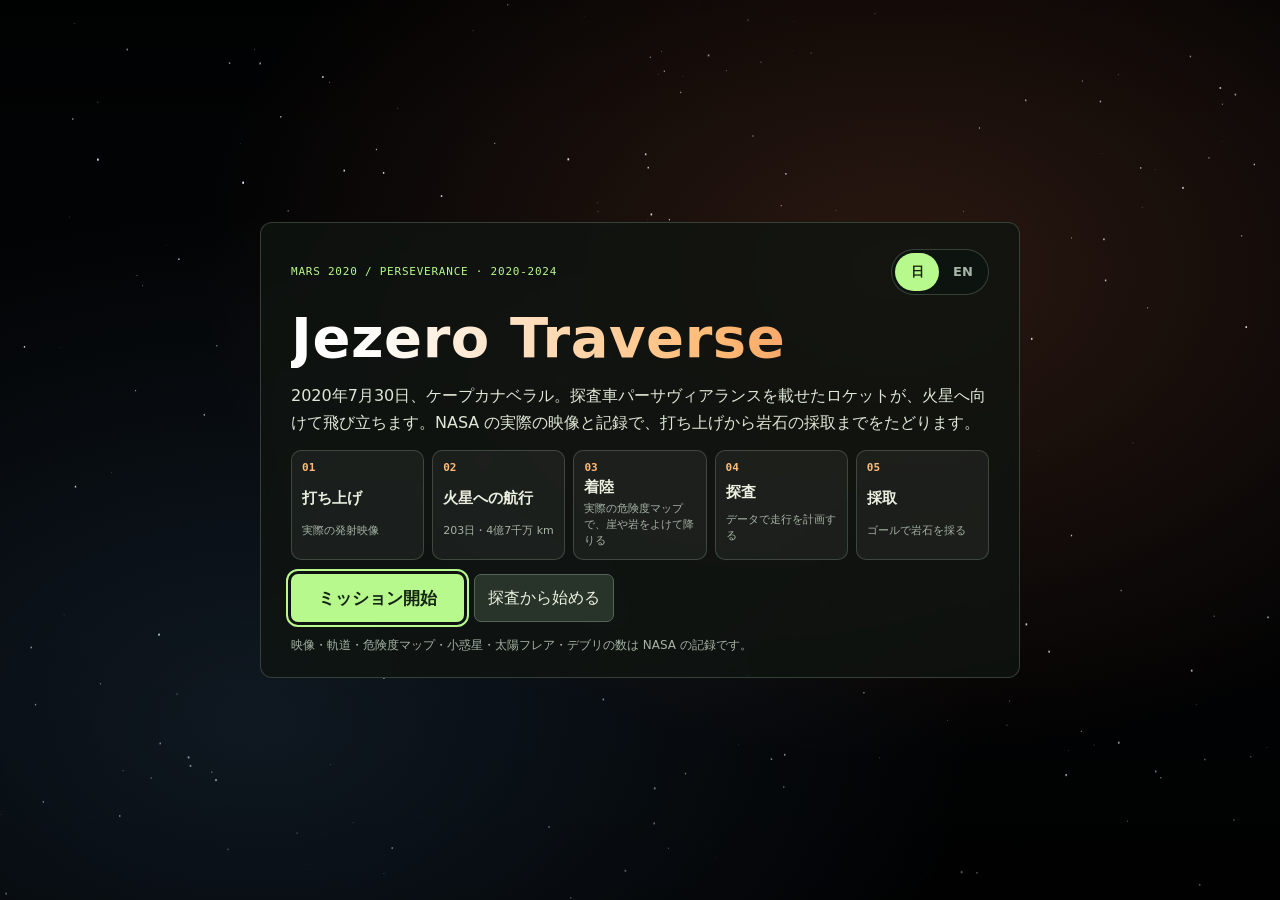
<file: index.html>
<!doctype html>
<html lang="ja">
<head>
  <meta charset="utf-8">
  <meta name="viewport" content="width=device-width, initial-scale=1">
  <meta name="description" content="Perseveranceの実画像と走行データで遊ぶ火星探査シミュレーション" data-en-content="Explore Mars using real Perseverance imagery and drive data">
  <title data-en="Jezero Traverse | Mars Exploration Simulator">Jezero Traverse | 火星探査シミュレーション</title>
  <link rel="stylesheet" href="style.css?v=10">
  <link rel="stylesheet" href="voyage.css?v=5">
  <link rel="stylesheet" href="result.css">
  <script src="game.js?v=9" type="module"></script>
  <script src="voyage.js?v=6" type="module"></script>
</head>
<body data-scene="voyage">
  <!-- Prologue: launch, cruise and landing, before the rover drives. -->
  <section id="voyage" class="voyage" data-scene="title" aria-label="打ち上げから着陸まで" data-en-label="Launch through landing">
    <video id="vg-video" class="vg-video" playsinline preload="auto"></video>
    <canvas id="vg-canvas" class="vg-canvas" aria-hidden="true"></canvas>
    <span class="vg-pip-label" data-en="NASA footage from this phase">実際の映像（同じ時間帯・NASA）</span>
    <div class="vg-shade" aria-hidden="true"></div>

    <header class="topbar vg-top">
      <div class="brand"><span class="planet" aria-hidden="true"></span><div>
        <p class="eyebrow">MARS 2020 / PERSEVERANCE</p><h1 id="vg-chapter" data-en="Journey to Mars">火星への旅</h1>
        <p id="vg-badge" class="vg-badge" data-kind="ai">AI生成のCG</p>
      </div></div>

      <div id="vg-hull" class="power vg-hull" data-level="ok" role="meter" aria-label="機体の状態" data-en-label="Hull integrity" aria-valuemin="0" aria-valuemax="100" aria-valuenow="100">
        <div class="power-head"><span class="power-label" data-en="Hull integrity">機体の状態</span><span id="vg-hull-value" class="mono power-value">100%</span></div>
        <div class="power-track" aria-hidden="true"><span id="vg-hull-bar"></span></div>
        <span id="vg-hull-note" class="mono power-note" data-en="Red and yellow terrain damages the spacecraft">赤（危険）・黄（注意）の上にいると減ります</span>
        <span id="vg-hull-float" class="power-float mono" aria-hidden="true"></span>
      </div>

      <div class="top-right">
        <p class="pill mono"><span id="vg-clock">2020-07-30 11:50 UTC</span> · <span id="vg-day" data-en="Before launch">打ち上げ前</span></p>
        <div class="buttons">
          <button id="vg-sound" class="icon-btn" aria-pressed="true" title="音のオン・オフ" data-en-title="Toggle sound">音 オン</button>
          <button id="vg-speed" class="icon-btn" hidden title="再生の速さ（×1・×2・×4）" data-en-title="Playback speed (×1, ×2, ×4)">×1</button>
          <button id="vg-skip" title="この場面を飛ばす" data-en-title="Skip this scene" data-en="Skip ▶▶">スキップ ▶▶</button>
        </div>
      </div>
    </header>

    <div class="vg-middle">
      <figure class="minimap vg-orbit" aria-label="太陽系の中の探査機の位置" data-en-label="Spacecraft position in the solar system">
        <svg id="vg-orbit" viewBox="-50 -50 100 100" aria-hidden="true"></svg>
        <figcaption class="minimap-label mono"><span id="vg-orbit-label" data-en="Earth → Mars">地球 → 火星</span></figcaption>
      </figure>

      <section class="glass hud vg-hud" aria-labelledby="vg-hud-title">
        <header class="hud-head"><h2 id="vg-hud-title" data-en="Spacecraft telemetry">探査機の状態</h2><span id="vg-hud-src" class="muted">JPL Horizons</span></header>
        <div id="vg-telemetry" class="vg-telemetry"></div>
        <ol id="vg-phases" class="vg-phases" hidden></ol>
      </section>
    </div>

    <div class="vg-center" aria-live="polite">
      <p id="vg-count" class="vg-count mono" hidden></p>
      <p id="vg-caption" class="vg-caption" hidden></p>
      <p id="vg-sub" class="vg-sub" hidden></p>
    </div>

    <div class="dock vg-dock">
      <section id="vg-card" class="glass controls vg-card" data-kind="info" aria-labelledby="vg-title" hidden>
        <div class="card-head">
          <span id="vg-kind" class="kind mono">MISSION CONTROL</span>
          <span id="vg-timer" class="mono clock"></span>
        </div>
        <h2 id="vg-title">—</h2>
        <p id="vg-message"></p>
        <dl id="vg-facts" class="facts" hidden></dl>
        <p id="vg-note" class="vg-note" hidden></p>
        <div id="vg-actions" class="vg-actions" hidden></div>
        <div class="card-foot"><span id="vg-src" class="vg-src"></span><span class="keys mono" data-en="Arrows / mouse / touch: steer · Space: pause">← → ↑ ↓・マウス・指：移動　Space：一時停止</span></div>
      </section>
      <div class="timeline vg-timeline" aria-hidden="true">
        <progress id="vg-progress" value="0" max="1"></progress>
        <div id="vg-marks" class="timeline-marks"></div>
      </div>
    </div>

    <!-- Title: the whole story and the start buttons. -->
    <div id="vg-intro" class="vg-intro">
      <div class="vg-intro-card glass">
        <div class="vg-intro-head">
          <p class="eyebrow">MARS 2020 / PERSEVERANCE · 2020-2024</p>
          <fieldset id="vg-language" class="vg-language">
            <legend class="visually-hidden" data-en="Display language">表示言語</legend>
            <input class="visually-hidden" type="radio" id="vg-lang-ja" name="language" value="ja" checked>
            <label for="vg-lang-ja" lang="ja"><span aria-hidden="true">日</span><span class="visually-hidden">日本語</span></label>
            <input class="visually-hidden" type="radio" id="vg-lang-en" name="language" value="en">
            <label for="vg-lang-en" lang="en"><span aria-hidden="true">EN</span><span class="visually-hidden">English</span></label>
          </fieldset>
        </div>
        <h1 class="vg-logo">Jezero Traverse</h1>
        <p class="vg-lead" data-en="July 30, 2020, Cape Canaveral. A rocket carrying the Perseverance rover lifts off for Mars. Follow the mission from launch to rock sampling using NASA footage and data.">2020年7月30日、ケープカナベラル。探査車パーサヴィアランスを載せたロケットが、火星へ向けて飛び立ちます。NASA の実際の映像と記録で、打ち上げから岩石の採取までをたどります。</p>
        <ol class="vg-chapters">
          <li><b data-en="Launch">打ち上げ</b><span data-en="NASA launch footage">実際の発射映像</span></li>
          <li><b data-en="Cruise to Mars">火星への航行</b><span data-en="203 days · 470 million km">203日・4億7千万 km</span></li>
          <li><b data-en="Landing">着陸</b><span data-en="Use a real hazard map to steer clear of cliffs and rocks">実際の危険度マップで、崖や岩をよけて降りる</span></li>
          <li><b data-en="Explore">探査</b><span data-en="Plan drives using rover data">データで走行を計画する</span></li>
          <li><b data-en="Sample">採取</b><span data-en="Collect a rock core at the finish">ゴールで岩石を採る</span></li>
        </ol>
        <div class="vg-intro-actions">
          <button id="vg-begin" class="primary" disabled>データを読み込み中…</button>
          <button id="vg-to-rover" data-en="Start with exploration">探査から始める</button>
        </div>
        <p class="vg-intro-note muted"><span data-en="Footage, trajectories, hazard maps, asteroids, solar flares, and debris counts come from NASA records.">映像・軌道・危険度マップ・小惑星・太陽フレア・デブリの数は NASA の記録です。</span></p>
      </div>
    </div>
  </section>

  <div class="screen" data-mode="panel" data-ready>
    <img id="photo" class="backdrop" alt="Perseveranceの左Navcamが撮影した火星の地表" data-en-alt="Martian surface captured by Perseverance’s left Navcam">

    <div id="plan-success" class="success-banner plan-success" role="status" hidden><span data-en="Correct">正解</span></div>

    <div id="rover-intro" class="rover-intro" hidden>
      <section class="glass controls rover-intro-card" aria-label="探査シナリオ" data-en-label="Exploration briefing">
        <p id="rover-intro-text"><span data-en="Fifteen Martian days (">火星探査機パーサヴィアランスが火星に着陸してから火星での15日（＝</span><strong data-en="15 sols">15 sol</strong><span data-en=") have passed since the Perseverance rover landed on Mars. It is now 16:34 ">）が経過しました。現在は火星上での時刻</span><strong>LMST</strong><span data-en=" (Local Mean Solar Time) at the landing site. Join Perseverance to experience its exploration mission and see what happens on Mars.">で16:34。パーサヴィアランスの任務に同行して火星探査任務や火星での出来事を体験させてもらいましょう。</span></p>
        <button id="rover-intro-next" type="button" class="primary" aria-label="次へ" data-en-label="Continue" aria-describedby="rover-intro-text"><span aria-hidden="true">▶</span></button>
      </section>
    </div>

    <header class="topbar">
      <div class="brand"><span class="planet" aria-hidden="true"></span><div>
        <p class="eyebrow">MARS 2020 / PERSEVERANCE</p><h1>Jezero Traverse</h1>
      </div></div>

      <div id="power" class="power" data-level="ok" role="meter" aria-label="電力" data-en-label="Power" aria-valuemin="0" aria-valuemax="100" aria-valuenow="100">
        <div class="power-head"><span class="power-label" data-en="Power">電力</span><span id="power-value" class="mono power-value">100%</span></div>
        <div class="power-track" aria-hidden="true"><span id="power-bar"></span></div>
        <span id="power-note" class="mono power-note">—</span>
        <span id="power-float" class="power-float mono" aria-hidden="true"></span>
      </div>

      <div class="top-right">
        <p class="pill mono"><span id="frame-info">—</span> · <span id="capture" data-en="Loading camera data…">撮影データを読み込み中</span></p>
        <div class="buttons">
          <button id="sound" class="icon-btn" aria-pressed="true" title="音のオン・オフ" data-en-title="Toggle sound">音 オン</button>
          <button id="start" class="primary" disabled data-en="Start drive">走行開始</button>
          <button id="reset" disabled data-en="Restart">最初から</button>
        </div>
      </div>
    </header>

    <div class="middle">
      <button id="minimap-btn" class="minimap" aria-label="走行マップを大きく表示（M キー）" data-en-label="Expand the rover route map (M)" title="走行マップを開く（M）" data-en-title="Open route map (M)">
        <svg id="minimap" viewBox="-50 -50 100 100" aria-hidden="true">
          <defs><clipPath id="mm-clip"><circle r="44"/></clipPath></defs>
          <circle r="44" class="mm-bg"/>
          <g clip-path="url(#mm-clip)"><g id="mm-content"><use href="#map-content"/></g></g>
          <circle r="44" class="mm-shade"/>
          <g id="mm-ring" class="mm-ring">
            <circle r="46.5" class="mm-rim"/>
            <g id="mm-ticks"></g>
            <g id="mm-north"><text y="-41" class="mm-n">N</text></g>
          </g>
          <path d="M0 -7 L5 5 L0 2.5 L-5 5 Z" class="mm-rover"/>
        </svg>
        <span class="minimap-label mono"><span id="mm-dist">0 m</span> · <span data-en="M: map">M で地図</span></span>
      </button>

      <section class="glass hud telemetry" aria-labelledby="hud-title">
        <header class="hud-head"><h2 id="hud-title" data-en="Rover telemetry">ローバーの状態</h2><span class="muted" data-en="Relevant readings are highlighted">判断に使う項目が光ります</span></header>

        <div class="widget" data-key="clock sun">
          <div class="w-head"><span data-en="Local time and Sun">現地時刻と太陽</span><b id="h-clock" class="mono">—</b></div>
          <div class="daybar" aria-hidden="true">
            <span class="limit" id="h-limit"><i data-en="Drive cutoff">走行終了の基準</i></span>
            <span class="sun" id="h-sun"></span>
          </div>
          <div class="daybar-scale mono" aria-hidden="true"><span data-en="06:00">6時</span><span data-en="12:00">12時</span><span data-en="18:00">18時</span></div>
          <p class="w-note"><span data-en="Sun elevation">太陽の高さ</span> <b id="h-sun-elev" class="mono">—</b></p>
        </div>

        <div class="widget" data-key="pitch roll elevation">
          <div class="w-head"><span data-en="Terrain slope">地形の傾き</span><span class="muted small" data-en="Tilt exaggerated 4×">図は4倍に誇張</span></div>
          <div class="tilt">
            <figure>
              <svg viewBox="-30 -22 60 34" aria-hidden="true"><line x1="-30" y1="8" x2="30" y2="8" class="ground"/>
                <g id="h-pitch-icon"><rect x="-17" y="-8" width="34" height="9" rx="2" class="body"/><line x1="10" y1="-8" x2="10" y2="-19" class="mast"/><rect x="7" y="-21" width="8" height="4" rx="1" class="body"/>
                  <circle cx="-13" cy="5" r="3.5" class="wheel"/><circle cx="0" cy="5" r="3.5" class="wheel"/><circle cx="13" cy="5" r="3.5" class="wheel"/></g></svg>
              <figcaption><span data-en="Pitch">前後</span> <b id="h-pitch" class="mono">—</b></figcaption>
            </figure>
            <figure>
              <svg viewBox="-30 -22 60 34" aria-hidden="true"><line x1="-30" y1="8" x2="30" y2="8" class="ground"/>
                <g id="h-roll-icon"><rect x="-13" y="-10" width="26" height="11" rx="2" class="body"/><line x1="0" y1="-10" x2="0" y2="-19" class="mast"/><rect x="-4" y="-21" width="8" height="4" rx="1" class="body"/>
                  <rect x="-19" y="-1" width="6" height="9" rx="1.5" class="wheel"/><rect x="13" y="-1" width="6" height="9" rx="1.5" class="wheel"/></g></svg>
              <figcaption><span data-en="Roll">左右</span> <b id="h-roll" class="mono">—</b></figcaption>
            </figure>
          </div>
          <div class="limitbar" aria-hidden="true"><span id="h-tilt-bar"></span><i id="h-tilt-limit"></i></div>
          <p class="w-note"><span data-en="Maximum tilt">大きい方の傾き</span> <b id="h-tilt" class="mono">—</b> <span data-en="/ Limit">/ 基準</span> <span id="h-tilt-rule" class="mono">—</span></p>
          <svg id="h-profile" class="profile" viewBox="0 0 200 40" preserveAspectRatio="none" aria-hidden="true"></svg>
          <p class="w-note"><span data-en="Elevation change">標高（出発地点から）</span> <b id="h-elev" class="mono">—</b></p>
        </div>

        <div class="widget" data-key="heading">
          <div class="w-head"><span data-en="Compass">方位</span></div>
          <div class="compass-row">
            <svg class="compass" viewBox="-50 -50 100 100" aria-hidden="true">
              <circle r="44" class="rim"/>
              <g class="ticks" id="h-ticks"></g>
              <text y="-30" class="cardinal north">N</text><text x="32" y="4" class="cardinal">E</text><text y="37" class="cardinal">S</text><text x="-32" y="4" class="cardinal">W</text>
              <g id="h-sun-mark"><circle cy="-44" r="5.5" class="sunmark"/></g>
              <g id="h-heading-arrow"><path d="M0 -26 L7 8 L0 3 L-7 8 Z" class="arrow"/></g>
            </svg>
            <div class="compass-text">
              <p><span class="key-arrow" aria-hidden="true"></span><span data-en="Heading">進む向き</span> <b id="h-heading" class="mono">—</b></p>
              <p><span class="key-sun" aria-hidden="true"></span><span data-en="Sun azimuth">太陽の方角</span> <b id="h-sun-az" class="mono">—</b></p>
            </div>
          </div>
        </div>

        <div class="widget" data-key="delay">
          <div class="w-head"><span data-en="Image downlink delay">画像が地球に届くまで</span><b id="h-delay" class="mono">—</b></div>
          <div class="downlink" aria-hidden="true"><span data-en="Mars">火星</span><span class="track"><span id="h-delay-bar"></span></span><span data-en="Earth">地球</span></div>
          <p class="w-note desc" data-en="Time from image capture to receipt on Earth">いま表示中の画像の、撮影から地球で受信するまでの時間</p>
        </div>
      </section>
    </div>

    <div class="dock">
      <div id="toast" class="glass toast" role="status" hidden></div>

      <section class="glass controls" aria-labelledby="mission-title" data-kind="info">
        <div class="card-head">
          <span id="mission-kind" class="kind mono">MISSION CONTROL</span>
          <span class="mono clock"><span id="elapsed">00:00</span> / <span id="duration">00:36</span></span>
        </div>
        <h2 id="mission-title" data-en="Start the drive">走行を開始</h2>
        <p id="message" role="status" data-en="Review the data before sending each sol’s drive plan. The mission fails if the rover runs out of power.">各 sol の走行の前に、データを見て計画を送ってください。電力が尽きると失敗です。</p>
        <dl id="facts" class="facts" hidden></dl>
        <p id="rule" class="rule" hidden></p>
        <div id="choices" class="choices" hidden></div>
        <div id="freeform" class="freeform" hidden>
          <label for="answer" class="visually-hidden" data-en="Proposed response">対応策</label>
          <textarea id="answer" rows="2" placeholder="答えをひとことで入力" data-en-placeholder="Enter a word or short phrase"></textarea>
          <div class="freeform-actions"><button id="submit" class="primary" data-en="Submit (Ctrl+Enter)">回答を送る（Ctrl+Enter）</button><button id="give-up" data-en="See answer (−20% power)">答えを見る（電力 −20%）</button></div>
        </div>
        <div class="card-foot">
          <label class="pick mono"><span data-en="Incident (demo)">アクシデント（テスト版）</span>
            <select id="accident-pick"><option value="" data-en="Random">ランダム</option></select>
          </label>
          <span class="keys mono" data-en="1–3: choose · M: map · Space: pause">1〜3：選択　M：地図　Space：一時停止</span>
        </div>
      </section>

      <div class="timeline" aria-hidden="true">
        <progress id="progress" value="0" max="36" aria-label="ゲームの進行" data-en-label="Game progress"></progress>
        <div id="timeline-marks" class="timeline-marks"></div>
      </div>

      <footer class="sources">
        <span><span data-en="Images, routes, slopes, times, Sun readings, and audio come from NASA records. Decision limits and power are gameplay settings. Time is compressed for the demo.">実画像・走行線・傾き・時刻・日照・音は NASA の記録。判断の基準値と電力はゲーム用の設定。時間はデモ用に圧縮。</span></span>
        <nav aria-label="データ出典" data-en-label="Data sources">
          <a href="https://mars.nasa.gov/mars2020/multimedia/raw-images/">NASA Navcam</a>
          <a href="https://science.nasa.gov/mission/mars-2020-perseverance/location-map/" data-en="JPL rover route">JPL 走行線</a>
          <a href="https://trek.nasa.gov/tiles/apidoc/trekAPI.html?body=mars">Mars Trek</a>
          <a href="https://pds-geosciences.wustl.edu/missions/mars2020/places.htm">PDS PLACES</a>
          <a href="https://planetarydata.jpl.nasa.gov/img/data/mars2020/mars2020_navcam_ops_raw/" data-en="PDS Navcam labels">PDS Navcam ラベル</a>
          <a href="https://science.nasa.gov/resource/sounds-of-perseverance-mars-rover-driving-sol-16-90-second-highlights/" data-en="NASA rover driving audio">NASA 走行音</a>
          <a href="https://science.nasa.gov/resource/first-audio-recording-of-sounds-on-mars/" data-en="NASA Martian wind audio">NASA 火星の風</a>
        </nav>
      </footer>
    </div>

    <section id="map-overlay" class="map-overlay glass" aria-labelledby="map-title" hidden>
      <header class="hud-head"><h2 id="map-title" data-en="Rover route map">走行マップ</h2><span class="mono muted" data-en="MRO / HiRISE · ↑N · M or Esc to close">MRO / HiRISE · ↑N · M か Esc で閉じる</span></header>
      <figure class="map-wrap">
        <svg id="map" role="img" aria-label="ジェゼロの衛星画像、走行線、イベント地点、ローバー位置" data-en-label="Jezero satellite imagery, route, event markers, and rover position"></svg>
        <figcaption class="map-key">
          <span><i class="rover-key"></i><span data-en="Rover">ローバー</span></span>
          <span><i class="incident-key"></i><span data-en="Drive plan">走行計画</span></span>
          <span><i class="accident-key"></i><span data-en="Incident">アクシデント</span></span>
          <span><i class="big-key"></i><span data-en="Major event">大型イベント</span></span>
        </figcaption>
      </figure>
      <button id="map-close" data-en="Close">閉じる</button>
    </section>
  </div>

  <section id="big-event" class="big-event" aria-labelledby="be-title" hidden>
    <div class="be-alert" aria-hidden="true"><span data-en="MAJOR EVENT">大型イベント発生</span></div>
    <div class="be-body">
      <header class="be-head">
        <p class="eyebrow">LARGE EVENT</p>
        <h2 id="be-title">—</h2>
        <p id="be-lead" class="be-lead">—</p>
      </header>
      <figure class="be-media">
        <div class="be-picture">
          <div id="be-frame" class="be-frame"><img id="be-img" alt=""><span id="be-marker" class="be-marker" aria-hidden="true"></span><span id="be-reticle" aria-hidden="true" hidden></span></div>
        </div>
        <figcaption><span id="be-note">—</span> · <span id="be-credit">—</span></figcaption>
      </figure>
      <div class="be-panel glass">
        <div class="be-info">
        <p id="be-observed" class="be-observed">—</p>
        <dl id="be-facts" class="facts"></dl>
        <p id="be-question" class="be-question">—</p>
        <div id="be-choices" class="choices"></div>
        <form id="be-sampling" hidden>
          <p data-en="Adjust the horizontal and vertical aim until the crosshair lines up with the yellow circle.">黄色い円と照準が重なるよう、右・左と上・下の位置を調整します。</p>
          <div class="be-alignment">
            <label><span data-en="Horizontal aim">横の位置</span> <input id="be-aim-x" type="range" min="0" max="100" value="65"></label>
            <label><span data-en="Vertical aim">縦の位置</span> <input id="be-aim-y" type="range" min="0" max="100" value="45"></label>
          </div>
          <button class="primary" type="submit" id="be-lock" disabled data-en="Lock aim and collect sample">照準を固定して採取</button>
        </form>
        <p id="be-message" class="be-message" role="status"></p>
        <div class="be-foot">
          <span id="be-sources" class="be-sources"></span>
          <button id="be-return" class="primary" hidden>探査画面に戻る</button>
        </div>
        </div>
        <figure class="be-zoom"><span class="be-zoom-view"><img id="be-zoom-img" alt=""></span><figcaption data-en="Close-up of the marked area">丸印のあたりを拡大</figcaption></figure>
      </div>
    </div>
    <div id="be-success" class="success-banner" role="status" hidden></div>
    <dialog id="be-result" aria-labelledby="be-result-title" aria-describedby="be-result-summary">
      <h2 id="be-result-title"></h2>
      <p id="be-result-summary"></p>
      <dl id="be-result-facts" class="facts" hidden></dl>
      <div class="be-foot">
        <span id="be-result-sources" class="be-sources"></span>
        <button type="button" id="be-result-return" class="primary" autofocus></button>
      </div>
    </dialog>
  </section>
  <!-- Mission report: score, review, celebration. -->
  <section id="result" class="result" aria-labelledby="rs-title" hidden>
    <canvas id="rs-fx" class="rs-fx" aria-hidden="true"></canvas>
    <div class="rs-body">
      <header class="rs-head">
        <p class="eyebrow">MISSION REPORT</p>
        <h2 id="rs-title">MISSION COMPLETE</h2>
        <p id="rs-sub" class="rs-sub"></p>
        <p id="rs-fx-note" class="rs-fx-note" data-en="SI-generated effects">AI生成の演出</p>
      </header>
      <div class="rs-score glass">
        <div id="rs-rank" class="rs-rank" aria-label="ランク" data-en-label="Rank">S</div>
        <div class="rs-total">
          <p class="rs-points"><b id="rs-points" class="mono">0</b><span class="mono"> / <span id="rs-max">0</span> <span data-en="pts">点</span></span></p>
          <p id="rs-comment" class="rs-comment"></p>
        </div>
      </div>
      <section class="rs-section glass">
        <h3 data-en="Score breakdown">内訳</h3>
        <ul id="rs-breakdown" class="rs-breakdown"></ul>
        <p class="rs-note muted" data-en="Get full points for a correct first answer. Landing and rock sampling points depend on the outcome.">問題は1回目で正解すると満点です。着陸と岩石採取は結果に応じて加点します。</p>
      </section>
      <section class="rs-section glass">
        <h3 data-en="Review">復習</h3>
        <p id="rs-review-note" class="muted"></p>
        <div id="rs-review" class="rs-review"></div>
      </section>
      <div class="rs-actions">
        <button id="rs-retry" class="primary" data-en="Explore again">もう一度探査する</button>
        <button id="rs-restart" data-en="Play from launch">打ち上げから遊ぶ</button>
        <button id="rs-close" data-en="Close">閉じる</button>
      </div>
    </div>
  </section>
</body>
</html>
</file>
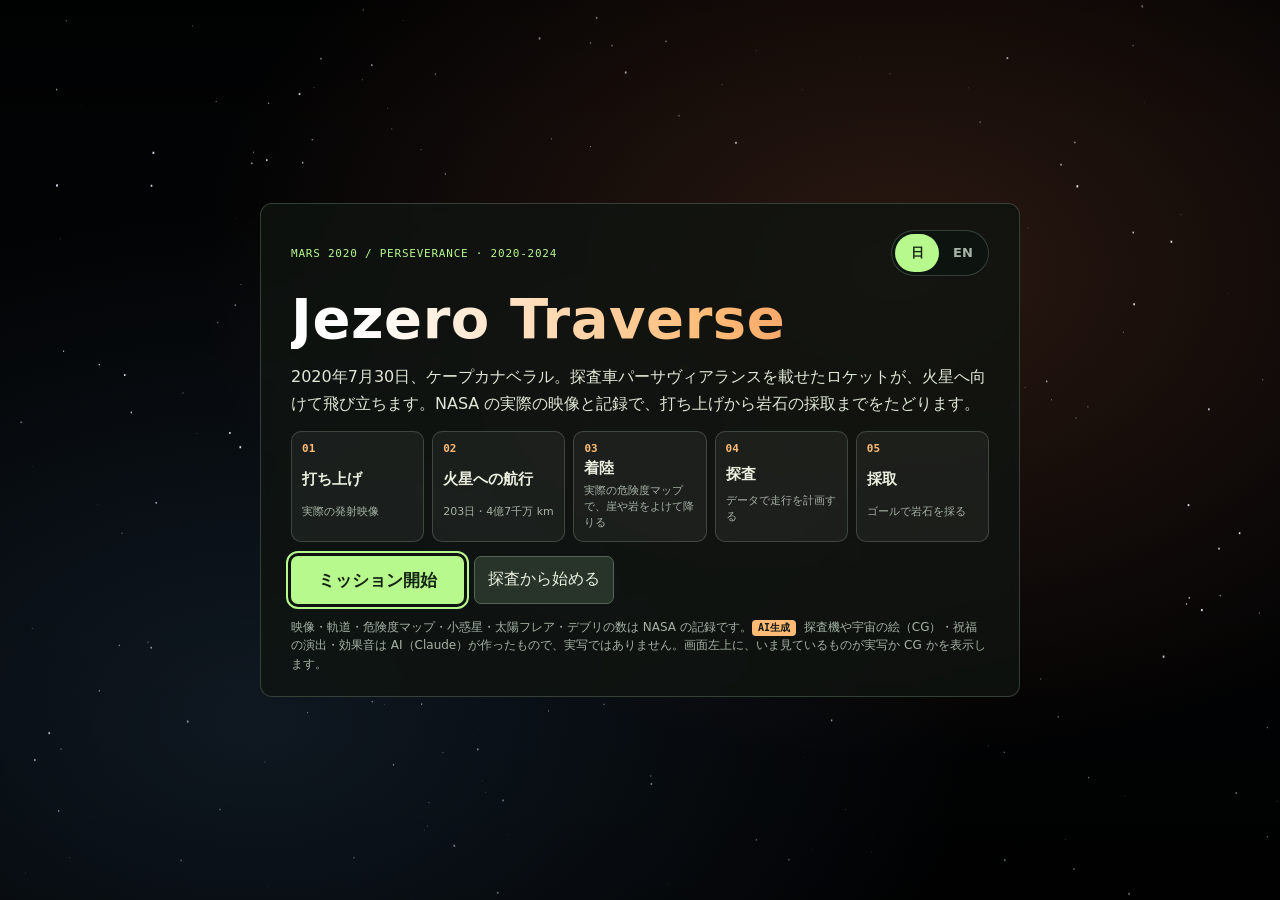
<file: rover-replay/index.html>
<!doctype html>
<html lang="ja">
<head>
  <meta charset="utf-8">
  <meta name="viewport" content="width=device-width, initial-scale=1">
  <meta name="description" content="Perseveranceの実画像と走行データで遊ぶ火星探査シミュレーション" data-en-content="Explore Mars using real Perseverance imagery and drive data">
  <title data-en="Jezero Traverse | Mars Exploration Simulator">Jezero Traverse | 火星探査シミュレーション</title>
  <link rel="stylesheet" href="style.css?v=6">
  <link rel="stylesheet" href="voyage.css?v=4">
  <link rel="stylesheet" href="result.css">
  <script src="game.js?v=6" type="module"></script>
  <script src="voyage.js?v=4" type="module"></script>
</head>
<body data-scene="voyage">
  <!-- Prologue: launch, cruise and landing, before the rover drives. -->
  <section id="voyage" class="voyage" data-scene="title" aria-label="打ち上げから着陸まで" data-en-label="Launch through landing">
    <video id="vg-video" class="vg-video" playsinline preload="auto"></video>
    <canvas id="vg-canvas" class="vg-canvas" aria-hidden="true"></canvas>
    <span class="vg-pip-label" data-en="NASA footage from this phase">実際の映像（同じ時間帯・NASA）</span>
    <div class="vg-shade" aria-hidden="true"></div>

    <header class="topbar vg-top">
      <div class="brand"><span class="planet" aria-hidden="true"></span><div>
        <p class="eyebrow">MARS 2020 / PERSEVERANCE</p><h1 id="vg-chapter" data-en="Journey to Mars">火星への旅</h1>
        <p id="vg-badge" class="vg-badge" data-kind="ai">AI生成のCG（実写ではありません）</p>
      </div></div>

      <div id="vg-hull" class="power vg-hull" data-level="ok" role="meter" aria-label="機体の状態" data-en-label="Hull integrity" aria-valuemin="0" aria-valuemax="100" aria-valuenow="100">
        <div class="power-head"><span class="power-label" data-en="Hull integrity">機体の状態</span><span id="vg-hull-value" class="mono power-value">100%</span></div>
        <div class="power-track" aria-hidden="true"><span id="vg-hull-bar"></span></div>
        <span id="vg-hull-note" class="mono power-note" data-en="Red and yellow terrain damages the spacecraft">赤（危険）・黄（注意）の上にいると減ります</span>
        <span id="vg-hull-float" class="power-float mono" aria-hidden="true"></span>
      </div>

      <div class="top-right">
        <p class="pill mono"><span id="vg-clock">2020-07-30 11:50 UTC</span> · <span id="vg-day" data-en="Before launch">打ち上げ前</span></p>
        <div class="buttons">
          <button id="vg-sound" class="icon-btn" aria-pressed="true" title="音のオン・オフ" data-en-title="Toggle sound">音 オン</button>
          <button id="vg-speed" class="icon-btn" hidden title="再生の速さ（×1・×2・×4）" data-en-title="Playback speed (×1, ×2, ×4)">×1</button>
          <button id="vg-skip" title="この場面を飛ばす" data-en-title="Skip this scene" data-en="Skip ▶▶">スキップ ▶▶</button>
        </div>
      </div>
    </header>

    <div class="vg-middle">
      <figure class="minimap vg-orbit" aria-label="太陽系の中の探査機の位置" data-en-label="Spacecraft position in the solar system">
        <svg id="vg-orbit" viewBox="-50 -50 100 100" aria-hidden="true"></svg>
        <figcaption class="minimap-label mono"><span id="vg-orbit-label" data-en="Earth → Mars">地球 → 火星</span></figcaption>
      </figure>

      <section class="glass hud vg-hud" aria-labelledby="vg-hud-title">
        <header class="hud-head"><h2 id="vg-hud-title" data-en="Spacecraft telemetry">探査機の状態</h2><span id="vg-hud-src" class="muted">JPL Horizons</span></header>
        <div id="vg-telemetry" class="vg-telemetry"></div>
        <ol id="vg-phases" class="vg-phases" hidden></ol>
      </section>
    </div>

    <div class="vg-center" aria-live="polite">
      <p id="vg-count" class="vg-count mono" hidden></p>
      <p id="vg-caption" class="vg-caption" hidden></p>
      <p id="vg-sub" class="vg-sub" hidden></p>
    </div>

    <div class="dock vg-dock">
      <section id="vg-card" class="glass controls vg-card" data-kind="info" aria-labelledby="vg-title" hidden>
        <div class="card-head">
          <span id="vg-kind" class="kind mono">MISSION CONTROL</span>
          <span id="vg-timer" class="mono clock"></span>
        </div>
        <h2 id="vg-title">—</h2>
        <p id="vg-message"></p>
        <dl id="vg-facts" class="facts" hidden></dl>
        <p id="vg-note" class="vg-note" hidden></p>
        <div id="vg-actions" class="vg-actions" hidden></div>
        <div class="card-foot"><span id="vg-src" class="vg-src"></span><span class="keys mono" data-en="Arrows / mouse / touch: steer · Space: pause">← → ↑ ↓・マウス・指：移動　Space：一時停止</span></div>
      </section>
      <div class="timeline vg-timeline" aria-hidden="true">
        <progress id="vg-progress" value="0" max="1"></progress>
        <div id="vg-marks" class="timeline-marks"></div>
      </div>
    </div>

    <!-- Title: the whole story and the start buttons. -->
    <div id="vg-intro" class="vg-intro">
      <div class="vg-intro-card glass">
        <div class="vg-intro-head">
          <p class="eyebrow">MARS 2020 / PERSEVERANCE · 2020-2024</p>
          <fieldset id="vg-language" class="vg-language">
            <legend class="visually-hidden" data-en="Display language">表示言語</legend>
            <input class="visually-hidden" type="radio" id="vg-lang-ja" name="language" value="ja" checked>
            <label for="vg-lang-ja" lang="ja"><span aria-hidden="true">日</span><span class="visually-hidden">日本語</span></label>
            <input class="visually-hidden" type="radio" id="vg-lang-en" name="language" value="en">
            <label for="vg-lang-en" lang="en"><span aria-hidden="true">EN</span><span class="visually-hidden">English</span></label>
          </fieldset>
        </div>
        <h1 class="vg-logo">Jezero Traverse</h1>
        <p class="vg-lead" data-en="July 30, 2020, Cape Canaveral. A rocket carrying the Perseverance rover lifts off for Mars. Follow the mission from launch to rock sampling using NASA footage and data.">2020年7月30日、ケープカナベラル。探査車パーサヴィアランスを載せたロケットが、火星へ向けて飛び立ちます。NASA の実際の映像と記録で、打ち上げから岩石の採取までをたどります。</p>
        <ol class="vg-chapters">
          <li><b data-en="Launch">打ち上げ</b><span data-en="NASA launch footage">実際の発射映像</span></li>
          <li><b data-en="Cruise to Mars">火星への航行</b><span data-en="203 days · 470 million km">203日・4億7千万 km</span></li>
          <li><b data-en="Landing">着陸</b><span data-en="Use a real hazard map to steer clear of cliffs and rocks">実際の危険度マップで、崖や岩をよけて降りる</span></li>
          <li><b data-en="Explore">探査</b><span data-en="Plan drives using rover data">データで走行を計画する</span></li>
          <li><b data-en="Sample">採取</b><span data-en="Collect a rock core at the finish">ゴールで岩石を採る</span></li>
        </ol>
        <div class="vg-intro-actions">
          <button id="vg-begin" class="primary" disabled>データを読み込み中…</button>
          <button id="vg-to-rover" data-en="Start with exploration">探査から始める</button>
        </div>
        <p class="vg-intro-note muted"><span data-en="Footage, trajectories, hazard maps, asteroids, solar flares, and debris counts come from NASA records.">映像・軌道・危険度マップ・小惑星・太陽フレア・デブリの数は NASA の記録です。</span><b class="ai-mark" data-en="AI-generated">AI生成</b> <span data-en="Claude generated the spacecraft and space graphics, celebration effects, and sound effects. The top-left label identifies NASA footage and computer graphics.">探査機や宇宙の絵（CG）・祝福の演出・効果音は AI（Claude）が作ったもので、実写ではありません。画面左上に、いま見ているものが実写か CG かを表示します。</span></p>
      </div>
    </div>
  </section>

  <div class="screen" data-mode="panel" data-ready>
    <img id="photo" class="backdrop" alt="Perseveranceの左Navcamが撮影した火星の地表" data-en-alt="Martian surface captured by Perseverance’s left Navcam">

    <header class="topbar">
      <div class="brand"><span class="planet" aria-hidden="true"></span><div>
        <p class="eyebrow">MARS 2020 / PERSEVERANCE</p><h1>Jezero Traverse</h1>
      </div></div>

      <div id="power" class="power" data-level="ok" role="meter" aria-label="電力" data-en-label="Power" aria-valuemin="0" aria-valuemax="100" aria-valuenow="100">
        <div class="power-head"><span class="power-label" data-en="Power">電力</span><span id="power-value" class="mono power-value">100%</span></div>
        <div class="power-track" aria-hidden="true"><span id="power-bar"></span></div>
        <span id="power-note" class="mono power-note">—</span>
        <span id="power-float" class="power-float mono" aria-hidden="true"></span>
      </div>

      <div class="top-right">
        <p class="pill mono"><span id="frame-info">—</span> · <span id="capture" data-en="Loading camera data…">撮影データを読み込み中</span></p>
        <div class="buttons">
          <button id="sound" class="icon-btn" aria-pressed="true" title="音のオン・オフ" data-en-title="Toggle sound">音 オン</button>
          <button id="start" class="primary" disabled data-en="Start drive">走行開始</button>
          <button id="reset" disabled data-en="Restart">最初から</button>
        </div>
      </div>
    </header>

    <div class="middle">
      <button id="minimap-btn" class="minimap" aria-label="走行マップを大きく表示（M キー）" data-en-label="Expand the rover route map (M)" title="走行マップを開く（M）" data-en-title="Open route map (M)">
        <svg id="minimap" viewBox="-50 -50 100 100" aria-hidden="true">
          <defs><clipPath id="mm-clip"><circle r="44"/></clipPath></defs>
          <circle r="44" class="mm-bg"/>
          <g clip-path="url(#mm-clip)"><g id="mm-content"><use href="#map-content"/></g></g>
          <circle r="44" class="mm-shade"/>
          <g id="mm-ring" class="mm-ring">
            <circle r="46.5" class="mm-rim"/>
            <g id="mm-ticks"></g>
            <g id="mm-north"><text y="-41" class="mm-n">N</text></g>
          </g>
          <path d="M0 -7 L5 5 L0 2.5 L-5 5 Z" class="mm-rover"/>
        </svg>
        <span class="minimap-label mono"><span id="mm-dist">0 m</span> · <span data-en="M: map">M で地図</span></span>
      </button>

      <section class="glass hud telemetry" aria-labelledby="hud-title">
        <header class="hud-head"><h2 id="hud-title" data-en="Rover telemetry">ローバーの状態</h2><span class="muted" data-en="Relevant readings are highlighted">判断に使う項目が光ります</span></header>

        <div class="widget" data-key="clock sun">
          <div class="w-head"><span data-en="Local time and Sun">現地時刻と太陽</span><b id="h-clock" class="mono">—</b></div>
          <div class="daybar" aria-hidden="true">
            <span class="limit" id="h-limit"><i data-en="Drive cutoff">走行終了の基準</i></span>
            <span class="sun" id="h-sun"></span>
          </div>
          <div class="daybar-scale mono" aria-hidden="true"><span data-en="06:00">6時</span><span data-en="12:00">12時</span><span data-en="18:00">18時</span></div>
          <p class="w-note"><span data-en="Sun elevation">太陽の高さ</span> <b id="h-sun-elev" class="mono">—</b></p>
        </div>

        <div class="widget" data-key="pitch roll elevation">
          <div class="w-head"><span data-en="Terrain slope">地形の傾き</span><span class="muted small" data-en="Tilt exaggerated 4×">図は4倍に誇張</span></div>
          <div class="tilt">
            <figure>
              <svg viewBox="-30 -22 60 34" aria-hidden="true"><line x1="-30" y1="8" x2="30" y2="8" class="ground"/>
                <g id="h-pitch-icon"><rect x="-17" y="-8" width="34" height="9" rx="2" class="body"/><line x1="10" y1="-8" x2="10" y2="-19" class="mast"/><rect x="7" y="-21" width="8" height="4" rx="1" class="body"/>
                  <circle cx="-13" cy="5" r="3.5" class="wheel"/><circle cx="0" cy="5" r="3.5" class="wheel"/><circle cx="13" cy="5" r="3.5" class="wheel"/></g></svg>
              <figcaption><span data-en="Pitch">前後</span> <b id="h-pitch" class="mono">—</b></figcaption>
            </figure>
            <figure>
              <svg viewBox="-30 -22 60 34" aria-hidden="true"><line x1="-30" y1="8" x2="30" y2="8" class="ground"/>
                <g id="h-roll-icon"><rect x="-13" y="-10" width="26" height="11" rx="2" class="body"/><line x1="0" y1="-10" x2="0" y2="-19" class="mast"/><rect x="-4" y="-21" width="8" height="4" rx="1" class="body"/>
                  <rect x="-19" y="-1" width="6" height="9" rx="1.5" class="wheel"/><rect x="13" y="-1" width="6" height="9" rx="1.5" class="wheel"/></g></svg>
              <figcaption><span data-en="Roll">左右</span> <b id="h-roll" class="mono">—</b></figcaption>
            </figure>
          </div>
          <div class="limitbar" aria-hidden="true"><span id="h-tilt-bar"></span><i id="h-tilt-limit"></i></div>
          <p class="w-note"><span data-en="Maximum tilt">大きい方の傾き</span> <b id="h-tilt" class="mono">—</b> <span data-en="/ Limit">/ 基準</span> <span id="h-tilt-rule" class="mono">—</span></p>
          <svg id="h-profile" class="profile" viewBox="0 0 200 40" preserveAspectRatio="none" aria-hidden="true"></svg>
          <p class="w-note"><span data-en="Elevation change">標高（出発地点から）</span> <b id="h-elev" class="mono">—</b></p>
        </div>

        <div class="widget" data-key="heading">
          <div class="w-head"><span data-en="Compass">方位</span></div>
          <div class="compass-row">
            <svg class="compass" viewBox="-50 -50 100 100" aria-hidden="true">
              <circle r="44" class="rim"/>
              <g class="ticks" id="h-ticks"></g>
              <text y="-30" class="cardinal north">N</text><text x="32" y="4" class="cardinal">E</text><text y="37" class="cardinal">S</text><text x="-32" y="4" class="cardinal">W</text>
              <g id="h-sun-mark"><circle cy="-44" r="5.5" class="sunmark"/></g>
              <g id="h-heading-arrow"><path d="M0 -26 L7 8 L0 3 L-7 8 Z" class="arrow"/></g>
            </svg>
            <div class="compass-text">
              <p><span class="key-arrow" aria-hidden="true"></span><span data-en="Heading">進む向き</span> <b id="h-heading" class="mono">—</b></p>
              <p><span class="key-sun" aria-hidden="true"></span><span data-en="Sun azimuth">太陽の方角</span> <b id="h-sun-az" class="mono">—</b></p>
            </div>
          </div>
        </div>

        <div class="widget" data-key="delay">
          <div class="w-head"><span data-en="Image downlink delay">画像が地球に届くまで</span><b id="h-delay" class="mono">—</b></div>
          <div class="downlink" aria-hidden="true"><span data-en="Mars">火星</span><span class="track"><span id="h-delay-bar"></span></span><span data-en="Earth">地球</span></div>
          <p class="w-note desc" data-en="Time from image capture to receipt on Earth">いま表示中の画像の、撮影から地球で受信するまでの時間</p>
        </div>
      </section>
    </div>

    <div class="dock">
      <div id="toast" class="glass toast" role="status" hidden></div>

      <section class="glass controls" aria-labelledby="mission-title" data-kind="info">
        <div class="card-head">
          <span id="mission-kind" class="kind mono">MISSION CONTROL</span>
          <span class="mono clock"><span id="elapsed">00:00</span> / <span id="duration">00:36</span></span>
        </div>
        <h2 id="mission-title" data-en="Start the drive">走行を開始</h2>
        <p id="message" role="status" data-en="Review the data before sending each sol’s drive plan. The mission fails if the rover runs out of power.">各 sol の走行の前に、データを見て計画を送ってください。電力が尽きると失敗です。</p>
        <dl id="facts" class="facts" hidden></dl>
        <p id="rule" class="rule" hidden></p>
        <div id="choices" class="choices" hidden></div>
        <div id="freeform" class="freeform" hidden>
          <label for="answer" class="visually-hidden" data-en="Proposed response">対応策</label>
          <textarea id="answer" rows="2" placeholder="答えをひとことで入力" data-en-placeholder="Enter a word or short phrase"></textarea>
          <div class="freeform-actions"><button id="submit" class="primary" data-en="Submit (Ctrl+Enter)">回答を送る（Ctrl+Enter）</button><button id="give-up" data-en="See answer (−20% power)">答えを見る（電力 −20%）</button></div>
        </div>
        <div class="card-foot">
          <label class="pick mono"><span data-en="Incident (demo)">アクシデント（テスト版）</span>
            <select id="accident-pick"><option value="" data-en="Random">ランダム</option></select>
          </label>
          <span class="keys mono" data-en="1–3: choose · M: map · Space: pause">1〜3：選択　M：地図　Space：一時停止</span>
        </div>
      </section>

      <div class="timeline" aria-hidden="true">
        <progress id="progress" value="0" max="36" aria-label="ゲームの進行" data-en-label="Game progress"></progress>
        <div id="timeline-marks" class="timeline-marks"></div>
      </div>

      <footer class="sources">
        <span><span data-en="Images, routes, slopes, times, Sun readings, and audio come from NASA records. Decision limits and power are gameplay settings. Time is compressed for the demo.">実画像・走行線・傾き・時刻・日照・音は NASA の記録。判断の基準値と電力はゲーム用の設定。時間はデモ用に圧縮。</span><b class="ai-mark" data-en="AI-generated">AI生成</b> <span data-en="Claude generated the diagrams, icons, graphics, and sound effects.">図・アイコン・CG・効果音は AI（Claude）が作成。</span></span>
        <nav aria-label="データ出典" data-en-label="Data sources">
          <a href="https://mars.nasa.gov/mars2020/multimedia/raw-images/">NASA Navcam</a>
          <a href="https://science.nasa.gov/mission/mars-2020-perseverance/location-map/" data-en="JPL rover route">JPL 走行線</a>
          <a href="https://trek.nasa.gov/tiles/apidoc/trekAPI.html?body=mars">Mars Trek</a>
          <a href="https://pds-geosciences.wustl.edu/missions/mars2020/places.htm">PDS PLACES</a>
          <a href="https://planetarydata.jpl.nasa.gov/img/data/mars2020/mars2020_navcam_ops_raw/" data-en="PDS Navcam labels">PDS Navcam ラベル</a>
          <a href="https://science.nasa.gov/resource/sounds-of-perseverance-mars-rover-driving-sol-16-90-second-highlights/" data-en="NASA rover driving audio">NASA 走行音</a>
          <a href="https://science.nasa.gov/resource/first-audio-recording-of-sounds-on-mars/" data-en="NASA Martian wind audio">NASA 火星の風</a>
        </nav>
      </footer>
    </div>

    <section id="map-overlay" class="map-overlay glass" aria-labelledby="map-title" hidden>
      <header class="hud-head"><h2 id="map-title" data-en="Rover route map">走行マップ</h2><span class="mono muted" data-en="MRO / HiRISE · ↑N · M or Esc to close">MRO / HiRISE · ↑N · M か Esc で閉じる</span></header>
      <figure class="map-wrap">
        <svg id="map" role="img" aria-label="ジェゼロの衛星画像、走行線、イベント地点、ローバー位置" data-en-label="Jezero satellite imagery, route, event markers, and rover position"></svg>
        <figcaption class="map-key">
          <span><i class="rover-key"></i><span data-en="Rover">ローバー</span></span>
          <span><i class="incident-key"></i><span data-en="Drive plan">走行計画</span></span>
          <span><i class="accident-key"></i><span data-en="Incident">アクシデント</span></span>
          <span><i class="big-key"></i><span data-en="Major event">大型イベント</span></span>
        </figcaption>
      </figure>
      <button id="map-close" data-en="Close">閉じる</button>
    </section>
  </div>

  <section id="big-event" class="big-event" aria-labelledby="be-title" hidden>
    <div class="be-alert" aria-hidden="true"><span data-en="MAJOR EVENT">大型イベント発生</span></div>
    <div class="be-body">
      <header class="be-head">
        <p class="eyebrow">LARGE EVENT</p>
        <h2 id="be-title">—</h2>
        <p id="be-lead" class="be-lead">—</p>
      </header>
      <figure class="be-media">
        <div id="be-frame" class="be-frame"><img id="be-img" alt=""><span id="be-marker" class="be-marker" aria-hidden="true"></span><span id="be-reticle" aria-hidden="true" hidden></span></div>
        <figcaption><span id="be-note">—</span> · <span id="be-credit">—</span></figcaption>
      </figure>
      <div class="be-panel glass">
        <div class="be-info">
        <p id="be-observed" class="be-observed">—</p>
        <dl id="be-facts" class="facts"></dl>
        <p id="be-question" class="be-question">—</p>
        <div id="be-choices" class="choices"></div>
        <form id="be-sampling" hidden>
          <p data-en="Adjust the horizontal and vertical aim until the crosshair lines up with the yellow circle.">黄色い円と照準が重なるよう、右・左と上・下の位置を調整します。</p>
          <div class="be-alignment">
            <label><span data-en="Horizontal aim">横の位置</span> <input id="be-aim-x" type="range" min="0" max="100" value="65"></label>
            <label><span data-en="Vertical aim">縦の位置</span> <input id="be-aim-y" type="range" min="0" max="100" value="45"></label>
          </div>
          <button class="primary" type="submit" id="be-lock" disabled data-en="Lock aim and collect sample">照準を固定して採取</button>
        </form>
        <p id="be-message" class="be-message" role="status"></p>
        <div class="be-foot">
          <span id="be-sources" class="be-sources"></span>
          <button id="be-return" class="primary" hidden>探査画面に戻る</button>
        </div>
        </div>
        <figure class="be-zoom"><span class="be-zoom-view"><img id="be-zoom-img" alt=""></span><figcaption data-en="Close-up of the marked area">丸印のあたりを拡大</figcaption></figure>
      </div>
    </div>
    <div id="be-success" class="be-success" role="status" hidden></div>
    <dialog id="be-result" aria-labelledby="be-result-title" aria-describedby="be-result-summary">
      <h2 id="be-result-title"></h2>
      <p id="be-result-summary"></p>
      <dl id="be-result-facts" class="facts" hidden></dl>
      <div class="be-foot">
        <span id="be-result-sources" class="be-sources"></span>
        <button type="button" id="be-result-return" class="primary" autofocus></button>
      </div>
    </dialog>
  </section>
  <!-- Mission report: score, review, celebration. -->
  <section id="result" class="result" aria-labelledby="rs-title" hidden>
    <canvas id="rs-fx" class="rs-fx" aria-hidden="true"></canvas>
    <div class="rs-body">
      <header class="rs-head">
        <p class="eyebrow">MISSION REPORT</p>
        <h2 id="rs-title">MISSION COMPLETE</h2>
        <p id="rs-sub" class="rs-sub"></p>
        <p id="rs-fx-note" class="rs-fx-note"><b class="ai-mark" data-en="AI-generated">AI生成</b><span data-en="The confetti and fireworks are AI-generated graphics.">紙吹雪と花火は AI が作った CG の演出です</span></p>
      </header>
      <div class="rs-score glass">
        <div id="rs-rank" class="rs-rank" aria-label="ランク" data-en-label="Rank">S</div>
        <div class="rs-total">
          <p class="rs-points"><b id="rs-points" class="mono">0</b><span class="mono"> / <span id="rs-max">0</span> <span data-en="pts">点</span></span></p>
          <p id="rs-comment" class="rs-comment"></p>
        </div>
      </div>
      <section class="rs-section glass">
        <h3 data-en="Score breakdown">内訳</h3>
        <ul id="rs-breakdown" class="rs-breakdown"></ul>
        <p class="rs-note muted" data-en="Get full points for a correct first answer. Landing and rock sampling points depend on the outcome.">問題は1回目で正解すると満点です。着陸と岩石採取は結果に応じて加点します。</p>
      </section>
      <section class="rs-section glass">
        <h3 data-en="Review">復習</h3>
        <p id="rs-review-note" class="muted"></p>
        <div id="rs-review" class="rs-review"></div>
      </section>
      <div class="rs-actions">
        <button id="rs-retry" class="primary" data-en="Explore again">もう一度探査する</button>
        <button id="rs-restart" data-en="Play from launch">打ち上げから遊ぶ</button>
        <button id="rs-close" data-en="Close">閉じる</button>
      </div>
    </div>
  </section>
</body>
</html>
</file>
<file: style.css>
:root {
  color-scheme: dark;
  font: 16px/1.55 Inter, "Yu Gothic UI", "Noto Sans CJK JP", Meiryo, system-ui, sans-serif;
  background: #0d100e; color: #eaf0df;
  --glass: rgba(16, 21, 17, .80); --line: rgba(120, 140, 122, .38); --muted: #a6b3a5;
  --mint: #b8f98e; --amber: #ffbb76; --red: #ff7a6b; --sky: #8fc7ff;
  --mono: "IBM Plex Mono", ui-monospace, monospace;
}
* { box-sizing: border-box; }
html, body { margin: 0; height: 100%; background: #0d100e; }
h1, h2, h3, p, figure { margin: 0; }
[hidden] { display: none !important; }
.mono { font-family: var(--mono); }
.muted { color: var(--muted); }
.small { font-size: 11px; }
.eyebrow { font: 11px/1.4 var(--mono); letter-spacing: .07em; color: var(--mint); }

.hud { position: relative; width: 310px; max-height: 100%; overflow-y: auto; padding: 10px 12px; display: grid; gap: 8px; }
.hud-head { display: flex; align-items: baseline; justify-content: space-between; gap: 8px; }
.hud-head h2 { font-size: 14px; }
.hud-head span { font-size: 11px; }

/* Telemetry widgets */
.widget { padding: 8px 10px; border-radius: 9px; background: rgba(255,255,255,.04); border: 1px solid transparent; transition: opacity .25s, border-color .25s, background .25s; }
.telemetry[data-focusing="true"] .widget { opacity: .38; }
.telemetry[data-focusing="true"] .widget[data-focus="true"] { opacity: 1; border-color: var(--amber); background: rgba(255,187,118,.10); }
.w-head { display: flex; justify-content: space-between; align-items: baseline; gap: 8px; font-size: 12px; color: var(--muted); }
.w-head b { color: #f2f7ea; font-size: 16px; font-weight: 600; }
.w-note { margin-top: 4px; font-size: 12px; color: var(--muted); }
.w-note b { color: #f2f7ea; font-weight: 600; }

.daybar { position: relative; height: 34px; margin-top: 6px; border-radius: 6px; overflow: hidden;
  background: linear-gradient(90deg, #1d2a3d 0%, #6f8fb3 25%, #9ec3e8 50%, #6f8fb3 75%, #1d2a3d 100%); }
.daybar .sun { position: absolute; width: 14px; height: 14px; margin: 0 0 -7px -7px; border-radius: 50%; left: 50%; bottom: 50%;
  background: radial-gradient(circle, #fff6c9, #ffd35c 60%, #ffb02e); box-shadow: 0 0 10px #ffd35c; }
.daybar .limit { position: absolute; top: 0; bottom: 0; width: 0; border-left: 2px dashed var(--amber); }
.daybar .limit i { position: absolute; bottom: 2px; right: 4px; font: 10px/1 var(--mono); font-style: normal; color: #fff2df; white-space: nowrap; text-shadow: 0 0 3px #000; }
.daybar-scale { display: flex; justify-content: space-between; font-size: 10px; color: var(--muted); margin-top: 2px; }

.tilt { display: grid; grid-template-columns: 1fr 1fr; gap: 6px; margin-top: 4px; }
.tilt figure { text-align: center; }
.tilt svg { width: 100%; height: 48px; display: block; }
.tilt figcaption { font-size: 12px; color: var(--muted); }
.tilt figcaption b { color: #f2f7ea; }
.tilt .ground { stroke: #8a7a62; stroke-width: 1.5; }
.tilt .body { fill: #d9dfd2; }
.tilt .mast { stroke: #d9dfd2; stroke-width: 2; }
.tilt .wheel { fill: #39423a; stroke: #d9dfd2; stroke-width: 1; }
.widget[data-warn="true"] .body { fill: var(--amber); }
.widget[data-warn="true"] .mast { stroke: var(--amber); }
.limitbar { position: relative; height: 8px; margin-top: 6px; border-radius: 9px; background: #303c31; overflow: visible; }
.limitbar span { display: block; height: 100%; width: 0; border-radius: 9px; background: var(--mint); transition: width .15s linear; }
.widget[data-warn="true"] .limitbar span { background: var(--amber); }
.limitbar i { position: absolute; top: -3px; bottom: -3px; width: 0; border-left: 2px solid #fff2df; }
.profile { width: 100%; height: 40px; margin-top: 6px; display: block; }
.profile .line { fill: none; stroke: #c9d3c0; stroke-width: 1.5; vector-effect: non-scaling-stroke; }
.profile .area { fill: rgba(184, 249, 142, .12); }
.profile .done { fill: none; stroke: var(--mint); stroke-width: 2.5; vector-effect: non-scaling-stroke; }
.profile .now { stroke: var(--mint); stroke-width: 2; vector-effect: non-scaling-stroke; }

.compass-row { display: flex; align-items: center; gap: 10px; margin-top: 4px; }
.compass { width: 96px; height: 96px; flex: none; }
.compass .rim { fill: rgba(0,0,0,.3); stroke: #708272; stroke-width: 1.5; }
.compass .ticks line { stroke: #708272; stroke-width: 1; }
.compass .cardinal { font: 600 10px var(--mono); fill: #c9d3c0; text-anchor: middle; dominant-baseline: middle; }
.compass .north { fill: var(--red); }
.compass .arrow { fill: var(--mint); stroke: #10160f; stroke-width: 1; }
.compass .sunmark { fill: #ffd35c; stroke: #3b2a00; stroke-width: 1; }
#h-heading-arrow, #h-sun-mark { transition: transform .3s; }
.compass-text p { font-size: 12px; color: var(--muted); display: flex; align-items: center; gap: 6px; }
.compass-text p + p { margin-top: 6px; }
.compass-text b { color: #f2f7ea; }
.key-arrow { width: 0; height: 0; border-left: 5px solid transparent; border-right: 5px solid transparent; border-bottom: 11px solid var(--mint); }
.key-sun { width: 10px; height: 10px; border-radius: 50%; background: #ffd35c; }

.downlink { display: grid; grid-template-columns: auto 1fr auto; align-items: center; gap: 8px; margin-top: 6px; font-size: 11px; color: var(--muted); }
.downlink .track { height: 8px; border-radius: 9px; background: #303c31; overflow: hidden; }
.downlink .track span { display: block; height: 100%; width: 0; background: linear-gradient(90deg, #b16743, var(--sky)); transition: width .3s; }


/* ---------- Layout: Navcam full screen, HUD laid over it ---------- */
.screen { position: fixed; inset: 0; display: grid; grid-template-rows: auto minmax(0, 1fr) auto;
  gap: 10px; padding: 12px 16px 12px; overflow: hidden; }
.backdrop { position: absolute; inset: 0; width: 100%; height: 100%; object-fit: cover; z-index: -2; background: #181a15; }
.screen::before { content: ""; position: absolute; inset: 0; z-index: -1; pointer-events: none;
  background: linear-gradient(180deg, rgba(0,0,0,.55) 0, rgba(0,0,0,0) 16%, rgba(0,0,0,0) 62%, rgba(0,0,0,.6) 100%); }
.glass { background: var(--glass); border: 1px solid var(--line); border-radius: 12px;
  backdrop-filter: blur(6px); -webkit-backdrop-filter: blur(6px); }

.topbar { display: grid; grid-template-columns: 1fr auto 1fr; align-items: start; gap: 12px; }
.brand { display: flex; align-items: center; gap: 10px; text-shadow: 0 1px 3px #000; }
.brand h1 { font-size: 18px; line-height: 1.15; }
.planet { width: 28px; height: 28px; border-radius: 50%; flex: none; background: radial-gradient(circle at 32% 28%,#f4ba83,#b16743 58%,#58352c); }
.top-right { display: grid; justify-items: end; gap: 8px; }
.pill { padding: 5px 12px; border-radius: 999px; background: var(--glass); border: 1px solid var(--line); font-size: 12px; color: #edf6e6; }

/* Power: a battery gauge at the top centre, with floating +/- numbers. */
.power { position: relative; width: min(440px, 36vw); padding: 8px 14px 6px; border-radius: 12px; background: var(--glass);
  border: 1px solid var(--line); backdrop-filter: blur(6px); -webkit-backdrop-filter: blur(6px); }
.power-head { display: flex; justify-content: space-between; align-items: baseline; }
.power-label { font-size: 12px; letter-spacing: .1em; color: var(--muted); }
.power-value { font-size: 24px; font-weight: 700; color: var(--mint); line-height: 1.1; transition: color .3s; }
.power-track { position: relative; height: 14px; margin-top: 4px; border-radius: 4px; background: #253027; overflow: hidden;
  box-shadow: inset 0 0 0 1px #0007; }
.power-track::after { content: ""; position: absolute; inset: 0;
  background: repeating-linear-gradient(90deg, transparent 0 calc(10% - 2px), rgba(0,0,0,.55) calc(10% - 2px) 10%); }
#power-bar { display: block; height: 100%; width: 100%; background: linear-gradient(90deg, #7fdc5e, var(--mint));
  transition: width .2s linear, background .3s; }
.power[data-level="mid"] #power-bar { background: linear-gradient(90deg, #d9b847, #f0dd7a); }
.power[data-level="mid"] .power-value { color: #f0dd7a; }
.power[data-level="low"] #power-bar { background: linear-gradient(90deg, #d8483a, var(--red)); }
.power[data-level="low"] .power-value { color: #ff9a8e; }
.power[data-level="low"] { animation: low-power 1s ease-in-out infinite; }
@keyframes low-power { 50% { box-shadow: 0 0 0 2px rgba(255,122,107,.75), 0 0 18px rgba(255,122,107,.5); } }
.power-note { display: block; margin-top: 3px; font-size: 11px; color: var(--muted); text-align: center; min-height: 1.4em; }
.power-float { position: absolute; right: 12px; top: 6px; font-size: 20px; font-weight: 700; opacity: 0; pointer-events: none; }
.power-float.down { color: var(--red); animation: float-up 1.2s ease-out; }
.power-float.up { color: var(--mint); animation: float-up 1.2s ease-out; }
@keyframes float-up { 0% { opacity: 0; transform: translateY(6px) scale(.9); } 15% { opacity: 1; transform: translateY(0) scale(1.15); }
  100% { opacity: 0; transform: translateY(-26px) scale(1); } }

.middle { display: flex; justify-content: space-between; align-items: flex-start; gap: 12px; min-height: 0; }

/* Minimap: a heading-up radar in the sky corner; click or M opens the full map. */
.minimap { display: grid; justify-items: center; gap: 4px; width: clamp(170px, 17vw, 240px); padding: 0; min-height: 0;
  background: none; border: 0; cursor: pointer; }
.minimap svg { width: 100%; aspect-ratio: 1; display: block; filter: drop-shadow(0 6px 14px rgba(0,0,0,.6)); }
.mm-bg { fill: #1a1d17; }
.mm-shade { fill: none; stroke: rgba(0,0,0,.45); stroke-width: 7; }
.mm-rim { fill: none; stroke: rgba(184,249,142,.65); stroke-width: 1.4; }
#mm-ticks line { stroke: rgba(234,240,223,.55); stroke-width: .8; }
.mm-n { font: 700 7px var(--mono); fill: var(--red); text-anchor: middle; dominant-baseline: middle; }
.mm-rover { fill: var(--mint); stroke: #10160f; stroke-width: 1.2; }
.minimap-label { padding: 2px 10px; border-radius: 999px; background: var(--glass); border: 1px solid var(--line); font-size: 11px; color: #edf6e6; }
.minimap:hover .mm-rim, .minimap:focus-visible .mm-rim { stroke: var(--mint); stroke-width: 2.2; }
.minimap:focus-visible { outline: none; }
.next-ping { fill: none; stroke: var(--amber); stroke-width: 1.4; animation: ping 1.6s ease-out infinite; transform-box: fill-box; transform-origin: center; }
@keyframes ping { 0% { transform: scale(.4); opacity: 1; } 100% { transform: scale(2.4); opacity: 0; } }

/* Full map overlay */
.map-overlay { position: fixed; left: 50%; top: 50%; transform: translate(-50%, -50%); width: min(920px, 92vw); z-index: 5;
  padding: 12px 14px; display: grid; gap: 8px; animation: be-in .2s ease-out; box-shadow: 0 20px 60px rgba(0,0,0,.6); }
.map-overlay #map-close { justify-self: end; }
.map-wrap { position: relative; aspect-ratio: 222 / 116; border-radius: 8px; overflow: hidden; background: #181a15; }
.map-wrap svg { display: block; width: 100%; height: 100%; }
.map-key { position: absolute; bottom: 8px; right: 8px; max-width: calc(100% - 16px); display: flex; flex-wrap: wrap; align-items: center; gap: 4px 12px; padding: 4px 8px; border-radius: 5px; background: #141913ee; color: #edf6e6; font-size: 12px; }
.map-key > span { display: inline-flex; align-items: center; gap: 6px; }
.rover-key, .incident-key, .accident-key, .big-key { width: 9px; height: 9px; background: var(--mint); border-radius: 50%; flex: none; }
.incident-key { background: var(--amber); border-radius: 1px; transform: rotate(45deg); }
.accident-key { background: var(--red); }
.big-key { background: var(--sky); }

/* ---------- Dock: toast, mission card, timeline ---------- */
.dock { display: flex; flex-direction: column; align-items: center; gap: 8px; min-height: 0; }
.toast { width: min(760px, 100%); padding: 10px 14px; font-size: 14px; animation: rise .25s ease-out; cursor: pointer;
  border-left: 4px solid var(--mint); }
.toast b { color: var(--mint); }

.controls { --kind: var(--mint); width: min(1040px, 100%); max-height: 54vh; overflow-y: auto; padding: 14px 20px 12px;
  border-left: 6px solid var(--kind); display: grid; gap: 8px; animation: rise .25s ease-out; }
.rover-intro { position: absolute; inset: 0; display: grid; grid-template: minmax(0, 1fr) / minmax(0, 1fr); place-items: center; padding: 16px; }
body[data-scene="rover-intro"] .screen > :not(.backdrop, .rover-intro) { visibility: hidden; }
.rover-intro-card { width: min(640px, 100%); max-height: 100%; min-height: 0; padding: clamp(14px, 3vw, 26px); gap: 12px; }
.rover-intro-card p { font-size: clamp(16px, 2vw, 19px); line-height: 1.75; }
.rover-intro-card strong { color: var(--mint); }
#rover-intro-next { justify-self: end; min-width: 48px; min-height: 44px; }
#rover-intro-next span { display: inline-block; animation: rover-intro-pulse 1.25s ease-in-out infinite alternate; }
@keyframes rover-intro-pulse { from { opacity: .45; } to { opacity: 1; } }
@media (prefers-reduced-motion: reduce) {
  .rover-intro-card, #rover-intro-next span { animation: none; }
}
.controls[data-kind="plan"] { --kind: var(--amber); }
.controls[data-kind="accident"], .controls[data-kind="fail"] { --kind: var(--red); }
.card-head { display: flex; justify-content: space-between; align-items: center; gap: 12px; }
.kind { padding: 3px 10px; border-radius: 999px; font-size: 11px; letter-spacing: .08em; color: #141813; background: var(--kind); font-weight: 700; }
.clock { color: var(--muted); font-size: 12px; }
.controls h2 { font-size: 24px; line-height: 1.3; }
.controls[data-kind="plan"] h2 { color: #ffd3a3; }
.controls[data-kind="accident"] h2, .controls[data-kind="fail"] h2 { color: #ffb2a8; }
#message { font-size: 16px; line-height: 1.65; }
.controls .facts, .be-info .facts { display: grid; grid-template-columns: repeat(auto-fit, minmax(190px, 1fr)); gap: 8px; margin: 2px 0 0; }
.fact { padding: 8px 12px; border-radius: 8px; background: rgba(255,255,255,.055); }
.fact dt { font-size: 11px; color: var(--muted); }
.fact dd { margin: 2px 0 0; font: 600 16px/1.4 var(--mono); color: #f2f7ea; }
.rule { font-size: 14px; line-height: 1.6; color: #ffe2c2; padding: 8px 12px; border-radius: 6px; border-left: 3px solid var(--amber); background: rgba(255,187,118,.1); }
.choices { display: grid; grid-template-columns: repeat(auto-fit, minmax(230px, 1fr)); gap: 10px; margin-top: 2px; counter-reset: choice; }
.choices button { counter-increment: choice; display: flex; align-items: center; gap: 12px; min-height: 58px; padding: 10px 14px; text-align: left; font-size: 15px; line-height: 1.4;
  border-radius: 10px; background: #253026; border-color: #4d5f50; transition: background .15s, border-color .15s, transform .1s; }
.choices button::before { content: counter(choice); display: grid; place-items: center; flex: none; width: 28px; height: 28px; border-radius: 7px;
  font: 700 14px var(--mono); color: #142413; background: var(--kind); }
.choices button:hover:not(:disabled) { background: #2f3d31; border-color: var(--kind); }
.choices button.wrong { animation: shake .35s; border-color: var(--red); }
@keyframes shake { 20%, 60% { transform: translateX(-6px); } 40%, 80% { transform: translateX(6px); } }
.freeform { display: grid; gap: 8px; }
.freeform textarea { width: 100%; min-height: 76px; padding: 10px 12px; font: inherit; font-size: 16px; color: inherit; background: #121813;
  border: 1px solid #536557; border-radius: 9px; resize: vertical; }
.freeform textarea:focus-visible { outline: 2px solid var(--kind); outline-offset: 2px; }
.freeform-actions { display: flex; gap: 10px; flex-wrap: wrap; }
.card-foot { display: flex; justify-content: space-between; align-items: center; gap: 12px; flex-wrap: wrap; padding-top: 6px; border-top: 1px solid var(--line); }
.pick { display: flex; align-items: center; gap: 8px; font-size: 11px; color: var(--muted); }
.pick select { font: inherit; font-size: 12px; color: #eaf0df; background: #28332a; border: 1px solid #536557; border-radius: 6px; padding: 4px 6px; max-width: 220px; }
.keys { font-size: 11px; color: var(--muted); }

/* Timeline along the bottom: progress plus event markers. */
.timeline { position: relative; width: 100%; height: 22px; }
.timeline progress { position: absolute; left: 0; right: 0; top: 8px; width: 100%; height: 6px; margin: 0; accent-color: var(--mint); }
progress::-webkit-progress-bar { background: rgba(48,60,49,.85); border-radius: 9px; }
progress::-webkit-progress-value { background: var(--mint); border-radius: 9px; }
.timeline-marks { position: absolute; inset: 0; pointer-events: none; }
.tm { position: absolute; top: 11px; width: 14px; height: 14px; margin: -7px 0 0 -7px; border: 2px solid #10160f; }
.tm.plan { background: var(--amber); border-radius: 2px; transform: rotate(45deg); }
.tm.accident { background: var(--red); border-radius: 50%; }
.tm.big { background: var(--sky); border-radius: 50%; box-shadow: 0 0 0 2px rgba(143,199,255,.35); }
.tm.done { opacity: .35; }

.sources { width: 100%; display: flex; flex-wrap: wrap; justify-content: space-between; gap: 4px 14px; font-size: 11px; color: var(--muted); text-shadow: 0 1px 2px #000; }
.sources nav { display: flex; flex-wrap: wrap; gap: 4px 12px; }
a { color: inherit; text-underline-offset: 3px; }
button {
  font: inherit; color: inherit; min-height: 40px; padding: 7px 13px; border-radius: 7px;
  border: 1px solid #536557; background: #28332a; cursor: pointer;
}
button.primary { background: var(--mint); color: #142413; border-color: transparent; font-weight: 700; }
button:disabled { opacity: .5; cursor: default; }
button:focus-visible, a:focus-visible, select:focus-visible { outline: 2px solid var(--mint); outline-offset: 3px; }
.buttons { display: flex; align-items: center; gap: 8px; flex-wrap: wrap; justify-content: flex-end; }
body[data-scene="rover"] .screen[data-ready] #start {
  position: fixed;
  top: 50%;
  left: 50%;
  transform: translate(-50%, -50%);
  z-index: 4;
  display: inline-flex;
  align-items: center;
  justify-content: center;
  gap: 16px;
  min-width: min(236px, calc(100% - 32px));
  min-height: clamp(58px, 8vh, 68px);
  padding: 12px 30px;
  border: 1px solid #defcc9;
  border-radius: 999px;
  background: linear-gradient(180deg, #d4ffb5, var(--mint) 65%, #a1e776);
  box-shadow: 0 0 0 4px #112015c9, 0 12px 32px #07100980;
  color: #142413;
  font-size: clamp(18px, 2vw, 22px);
  line-height: 1.2;
  letter-spacing: .05em;
}
body[data-scene="rover"] .screen[data-ready] #start::after {
  content: "";
  width: 12px;
  height: 14px;
  background: currentColor;
  clip-path: polygon(0 0, 100% 50%, 0 100%);
}
body[data-scene="rover"] .screen[data-ready] #start:enabled:hover {
  background: linear-gradient(180deg, #e2ffcc, #c2f89e 65%, #aef085);
}
body[data-scene="rover"] .screen[data-ready] #start:enabled:active {
  background: #a1e776;
}
body[data-scene="rover"] .screen[data-ready] #start:focus-visible {
  outline-offset: 7px;
}

.icon-btn { background: var(--glass); }
.icon-btn[aria-pressed="false"] { color: var(--muted); }
.visually-hidden { position: absolute; width: 1px; height: 1px; overflow: hidden; clip: rect(0 0 0 0); white-space: nowrap; }

/* What each scene shows. */
.screen:not([data-mode="plan"]) .hud { display: none; }
.screen[data-mode="drive"] .controls { display: none; }
.screen[data-mode="plan"] .controls > .card-head { display: none; }
.screen:not([data-mode="panel"]) .sources { display: none; }
.hud { margin-left: auto; animation: rise .25s ease-out; }
@keyframes rise { from { opacity: 0; transform: translateY(8px); } to { opacity: 1; transform: none; } }

/* Large event: a separate full screen. */
.big-event { position: fixed; inset: 0; z-index: 10; background: #050605; display: grid; overflow: auto; animation: be-in .6s ease-out; }
@keyframes be-in { from { opacity: 0; } to { opacity: 1; } }
.be-alert { position: fixed; inset: 0; display: grid; place-items: center; pointer-events: none; z-index: 2;
  background: radial-gradient(circle, rgba(255,122,107,.25), rgba(0,0,0,0) 60%); animation: be-alert 1.6s ease-out forwards; }
.be-alert span { font: 700 clamp(28px, 6vw, 64px)/1 var(--mono); letter-spacing: .12em; color: #ffd9c2;
  text-shadow: 0 0 18px #ff7a6b; border-block: 2px solid #ff7a6b; padding: 14px 24px; }
@keyframes be-alert { 0% { opacity: 0; transform: scale(1.2); } 15% { opacity: 1; transform: scale(1); } 70% { opacity: 1; } 100% { opacity: 0; } }
.be-body { display: grid; grid-template-rows: auto minmax(0, 1fr) auto; gap: 12px; padding: 16px 20px 18px; min-height: 100%;
  animation: be-body 1.9s ease-out; }
@keyframes be-body { 0%, 60% { opacity: 0; transform: scale(.98); } 100% { opacity: 1; transform: none; } }
.be-head h2 { font-size: clamp(22px, 3vw, 32px); color: #ffd9c2; }
.be-lead { color: var(--muted); }
.be-media { position: relative; min-height: 0; display: grid; place-items: center; border-radius: 12px; overflow: hidden; background: #0d0f0d; }
.be-picture { display: grid; place-items: center; width: 100%; min-width: 0; }
.be-frame { position: relative; width: min(100%, calc(50vh * var(--be-image-ratio, 1))); aspect-ratio: var(--be-image-ratio, auto); }
.be-frame img { display: block; width: 100%; height: 100%; }
.be-marker { position: absolute; width: 44px; height: 44px; margin: -22px 0 0 -22px; border: 2px solid var(--amber); border-radius: 50%;
  box-shadow: 0 0 0 2px #0008; animation: pulse 1.4s ease-in-out infinite; }
@keyframes pulse { 50% { transform: scale(1.25); opacity: .6; } }
.be-media figcaption { position: absolute; left: 10px; bottom: 8px; padding: 3px 8px; border-radius: 5px; background: #000a; font-size: 11px; color: #d8e0d0; }
.be-zoom { display: grid; gap: 4px; align-content: start; }
.be-zoom-view { position: relative; display: block; width: 100%; aspect-ratio: 4 / 3; overflow: hidden;
  border: 2px solid var(--amber); border-radius: 8px; background: #000; }
.be-zoom-view img { position: absolute; max-width: none; }
.be-zoom figcaption { font-size: 11px; color: var(--amber); }
.be-panel { padding: 12px 16px; display: grid; grid-template-columns: minmax(0, 1fr) min(240px, 27%); gap: 16px; align-items: start; }
.be-info { display: grid; gap: 6px; min-width: 0; }
.be-info .facts { grid-template-columns: repeat(auto-fit, minmax(min(100%, 145px), 1fr)); }
.big-event:not(.be-sampling) .be-media { grid-template-rows: minmax(0, 1fr) auto; }
.big-event:not(.be-sampling) .be-media figcaption { position: static; text-align: center; }
@media (min-width: 781px) {
  .big-event:not(.be-sampling) .be-body { grid-template-rows: auto minmax(150px, 1fr) auto; }
  .big-event:not(.be-sampling) .be-picture { height: 100%; min-height: 0; container-type: size; }
  .big-event:not(.be-sampling) .be-frame { width: min(100%, calc(100cqh * var(--be-image-ratio, 1))); }
}
.be-observed { font-size: 13px; color: var(--amber); }
.be-question { margin-top: 4px; font-weight: 600; }
.be-message { min-height: 1.5em; font-size: 14px; }
.be-message:empty { min-height: 0; }
.be-message b { color: var(--mint); }
.be-foot { display: flex; justify-content: space-between; align-items: center; gap: 12px; flex-wrap: wrap; }
.be-sources { font-size: 11px; color: var(--muted); display: flex; gap: 12px; flex-wrap: wrap; }


/* Short screens: keep the HUD compact. */
@media (max-height: 860px) and (min-width: 781px) {
  .hud { width: min(600px, calc(100vw - 32px - 24px - clamp(150px, 14vw, 200px))); grid-template-columns: 1fr 1fr; gap: 6px; padding: 8px 10px; }
  .hud-head { grid-column: 1 / -1; }
  .widget { padding: 6px 8px; }
  .desc { display: none; }
  .profile { height: 26px; }
  .compass { width: 76px; height: 76px; }
  .tilt svg { height: 38px; }
  .daybar { height: 30px; }
  .minimap { width: clamp(150px, 14vw, 200px); }
  .controls { max-height: 50vh; padding-block: 10px 8px; gap: 6px; }
  .controls h2 { font-size: 20px; }
  #message { font-size: 15px; line-height: 1.5; }
  .fact { padding: 6px 10px; }
  .fact dd { font-size: 15px; }
  .rule { padding: 6px 10px; font-size: 13px; }
  .choices button { min-height: 46px; padding-block: 6px; }
  .card-foot { padding-top: 4px; }
  .compass { width: 64px; height: 64px; }
}

/* Phones and narrow windows: stack in reading order instead of overlaying. */
@media (max-width: 780px) {
  .be-panel { grid-template-columns: 1fr; }
  .big-event { align-content: start; }
  .be-body { grid-template-rows: auto auto auto; align-content: start; min-height: 0; padding: 12px 16px 16px; }
  .big-event:not(.be-sampling) .be-body { grid-template-rows: auto min-content auto; }
  .big-event:not(.be-sampling) .be-media { grid-template-rows: auto auto; }
  .be-media figcaption { position: static; margin: 6px 8px 8px; padding: 0; background: none; }
  .be-info .facts { grid-template-columns: repeat(2, minmax(0, 1fr)); }
  .screen { position: static; display: flex; flex-direction: column; padding: 10px 16px 16px; overflow: visible; }
  .screen::before { display: none; }
  .middle { display: contents; }
  .topbar { order: 1; grid-template-columns: 1fr; }
  .top-right { justify-items: start; }
  .buttons { justify-content: flex-start; }
  .power { width: 100%; }
  .backdrop { order: 2; position: static; z-index: auto; height: auto; aspect-ratio: 4 / 3; border-radius: 12px; }
  body[data-scene="rover-intro"] .screen { position: fixed; overflow: hidden; }
  body[data-scene="rover-intro"] .backdrop { position: absolute; z-index: -2; height: 100%; border-radius: 0; }
  .screen .rover-intro-card { max-height: 100%; }
  .minimap { order: 3; align-self: center; width: 180px; }
  .hud { order: 4; width: 100%; margin-left: 0; max-height: none; overflow: visible; grid-template-columns: 1fr; }
  .dock { order: 5; }
  .controls { max-height: none; }
  .choices { grid-template-columns: 1fr; }
  .map-overlay { width: 96vw; }
}
@media (min-width: 560px) and (max-width: 780px) {
  .hud { grid-template-columns: 1fr 1fr; }
  .hud-head { grid-column: 1 / -1; }
}

/* Sampling uses the large-event screen and expands its main camera view. */
.be-sampling .be-panel { grid-template-columns: 1fr; }
.be-sampling .be-zoom { display: none; }
.be-sampling .be-frame { overflow: hidden; }
.be-sampling .be-frame img { transform-origin: var(--be-zoom-origin, center); }
.be-sampling.be-coring .be-frame img { transform: scale(1.54); }
.be-alignment { display: grid; grid-template-columns: repeat(auto-fit, minmax(min(100%, 13rem), 1fr)); gap: 6px 16px; max-width: 560px; margin-block: 6px; }
.be-alignment label { display: grid; gap: 2px; }
.be-alignment input { width: 100%; accent-color: var(--mint); }
#be-reticle { position: absolute; left: var(--aim-x); top: var(--aim-y); transform: translate(-50%, -50%);
  width: 30px; aspect-ratio: 1; border: 2px solid white; border-radius: 50%; box-shadow: 0 0 0 1px #000; pointer-events: none; }
#be-reticle::after { content: "+"; display: grid; place-items: center; height: 100%; color: white; font: 20px/1 var(--mono); }
.be-aligned #be-reticle, .be-aligned #be-reticle::after { color: var(--mint); border-color: var(--mint); }

.success-banner {
  position: fixed; inset: 0; z-index: 3; display: grid; place-items: center;
  background: #050a08bb; color: var(--mint);
  font-size: clamp(40px, 10vw, 96px); font-weight: 900;
  text-shadow: 0 0 28px #b8f98e66;
  padding-inline: 16px; text-align: center;
}
.plan-success {
  pointer-events: none;
  background: radial-gradient(ellipse at center, #050a08db, transparent 65%);
  animation: plan-success-fade 1.4s ease-out both;
}
.plan-success span { animation: plan-success-pop .38s ease-out both; }
@keyframes plan-success-fade {
  0%, 100% { opacity: 0; }
  15%, 75% { opacity: 1; }
}
@keyframes plan-success-pop {
  0% { transform: translateY(16px) scale(.75); }
  65% { transform: scale(1.1); }
  100% { transform: none; }
}
@media (prefers-reduced-motion: reduce) {
  .plan-success, .plan-success span { animation: none; }
}
#be-result {
  width: min(660px, calc(100vw - 32px));
  max-height: calc(100dvh - 32px);
  padding: clamp(18px, 5vw, 36px);
  border: 1px solid var(--mint); border-radius: 16px;
  background: #141d17; color: #eaf0df;
}
#be-result::backdrop { background: #050a08cc; }
#be-result-title { font-size: 16px; color: var(--mint); }
#be-result-summary { font-size: clamp(20px, 4vw, 29px); font-weight: 700; margin-block: 12px 20px; }
#be-result-facts { margin-bottom: 24px; }
</file>
<file: voyage.css>
/* Prologue: launch, cruise and landing. It reuses the rover screen's parts
   (top bar, gauge, round minimap, glass HUD, mission card, timeline). */
body[data-scene="voyage"] .screen { visibility: hidden; }
body:not([data-scene="voyage"]) .voyage { display: none; }

.voyage { position: fixed; inset: 0; z-index: 30; overflow: hidden; background: #020304;
  display: grid; grid-template-columns: minmax(0, 1fr); grid-template-rows: auto minmax(0, 1fr) auto; gap: 10px; padding: 12px 16px; }
.vg-video, .vg-canvas, .vg-shade { position: absolute; inset: 0; width: 100%; height: 100%; }
.vg-video { object-fit: cover; z-index: 0; background: #020304; opacity: 0; transition: opacity .5s; }
.voyage[data-video="on"] .vg-video { opacity: 1; }
.voyage[data-fit="contain"] .vg-video { object-fit: contain; }
.vg-canvas { z-index: 1; display: block; touch-action: none; }
.vg-shade { z-index: 2; pointer-events: none;
  background: linear-gradient(180deg, rgba(0,0,0,.55) 0, rgba(0,0,0,0) 18%, rgba(0,0,0,0) 62%, rgba(0,0,0,.65) 100%); }
.voyage[data-pip="on"] .vg-video { inset: auto 16px 96px auto; width: min(300px, 30vw); height: auto; aspect-ratio: 16 / 9; z-index: 4;
  object-fit: cover; border-radius: 10px; border: 1px solid var(--line); box-shadow: 0 8px 24px rgba(0,0,0,.6); }
.vg-pip-label { display: none; }
.voyage[data-pip="on"][data-video="on"] .vg-pip-label { display: block; position: absolute; right: 22px; bottom: calc(96px + min(300px, 30vw) * 9 / 16 + 4px);
  z-index: 4; font: 11px var(--mono); color: #eaf0df; background: rgba(0,0,0,.6); padding: 2px 8px; border-radius: 999px; }

/* What the viewer is looking at: NASA footage or AI-made graphics (hackathon rule). */
/* Quiet, always-visible text: enough to read, not enough to distract. */
.vg-badge { margin-top: 3px; font: 500 10px/1.4 var(--mono); letter-spacing: .04em; color: rgba(234,240,223,.62); text-shadow: 0 1px 2px #000; }
.voyage[data-scene="title"] .vg-badge { visibility: hidden; }
.vg-top, .vg-middle, .vg-dock, .vg-center { position: relative; z-index: 3; }
.vg-middle, .vg-dock, .vg-center { pointer-events: none; }
.vg-middle > *, .vg-dock > * { pointer-events: auto; }

/* What each scene shows. */
.voyage[data-scene="title"] .vg-top, .voyage[data-scene="title"] .vg-middle, .voyage[data-scene="title"] .vg-dock { visibility: hidden; }
.voyage:not([data-scene="title"]) .vg-intro { display: none; }
.vg-hull { visibility: hidden; }
.voyage[data-hull="on"] .vg-hull { visibility: visible; }
.voyage[data-scene="liftoff"] .vg-orbit, .voyage[data-scene="ascent"] .vg-orbit,
.voyage[data-scene="arrival"] .vg-orbit, .voyage[data-scene="arrival"] .vg-hud,
.voyage[data-scene="arrival"] .vg-timeline { visibility: hidden; }
.voyage[data-scene="landing"] .vg-orbit, .voyage[data-scene="entry"] .vg-orbit,
.voyage[data-scene="trn"] .vg-orbit, .voyage[data-scene="touchdown"] .vg-orbit { visibility: hidden; }

#vg-hull-bar { display: block; height: 100%; width: 100%; background: linear-gradient(90deg, #6fb8ff, var(--sky)); transition: width .25s; }
.vg-hull[data-level="mid"] #vg-hull-bar { background: linear-gradient(90deg, #d9b847, #f0dd7a); }
.vg-hull[data-level="low"] #vg-hull-bar { background: linear-gradient(90deg, #d8483a, var(--red)); }
.vg-hull .power-value { color: var(--sky); }
.vg-hull[data-level="mid"] .power-value { color: #f0dd7a; }
.vg-hull[data-level="low"] .power-value { color: #ff9a8e; }
.vg-hull[data-level="low"] { animation: low-power 1s ease-in-out infinite; }
.voyage.hit { animation: vg-hit .35s; }
@keyframes vg-hit { 0% { box-shadow: inset 0 0 0 0 rgba(255,80,60,.0); } 30% { box-shadow: inset 0 0 120px 20px rgba(255,80,60,.55); transform: translate(-5px, 3px); }
  60% { transform: translate(4px, -3px); } 100% { box-shadow: inset 0 0 0 0 rgba(255,80,60,0); transform: none; } }

.vg-middle { display: flex; justify-content: space-between; align-items: flex-start; gap: 12px; min-height: 0; }
.vg-orbit { cursor: default; margin: 0; }
.vg-orbit .o-bg { fill: #05080c; }
.vg-orbit .o-orbit { fill: none; stroke: rgba(234,240,223,.18); stroke-width: .5; }
.vg-orbit .o-path { fill: none; stroke: rgba(184,249,142,.35); stroke-width: .8; stroke-dasharray: 1.5 1.5; }
.vg-orbit .o-done { fill: none; stroke: var(--mint); stroke-width: 1.2; }
.vg-orbit .o-sun { fill: #ffd35c; filter: drop-shadow(0 0 3px #ffb02e); }
.vg-orbit .o-earth { fill: #6fb8ff; }
.vg-orbit .o-mars { fill: #e0764a; }
.vg-orbit .o-craft { fill: #fff; stroke: #10160f; stroke-width: .6; }
.vg-orbit text { font: 5px var(--mono); fill: #c9d3c0; }

.voyage .vg-hud { width: 300px; grid-template-columns: 1fr; margin-left: auto; }
.vg-telemetry { display: grid; gap: 6px; }
.vg-row { padding: 6px 10px; border-radius: 9px; background: rgba(255,255,255,.04); }
.vg-row span { display: block; font-size: 11px; color: var(--muted); }
.vg-row b { font: 600 18px/1.3 var(--mono); color: #f2f7ea; }
.vg-row small { font-size: 11px; color: var(--muted); margin-left: 4px; }
.vg-row .vg-bar { height: 5px; margin-top: 4px; border-radius: 9px; background: #303c31; overflow: hidden; }
.vg-row .vg-bar i { display: block; height: 100%; width: 0; background: linear-gradient(90deg, #6fb8ff, #e0764a); }
.vg-phases { list-style: none; margin: 4px 0 0; padding: 0; display: grid; gap: 3px; }
.vg-phases li { display: flex; align-items: center; gap: 8px; font-size: 12px; color: var(--muted); padding: 3px 6px; border-radius: 6px; }
.vg-phases li::before { content: ""; width: 9px; height: 9px; border-radius: 50%; border: 1.5px solid #708272; flex: none; }
.vg-phases li.done { color: #c9d3c0; }
.vg-phases li.done::before { background: var(--mint); border-color: var(--mint); }
.vg-phases li.now { color: #fff; background: rgba(255,187,118,.14); }
.vg-phases li.now::before { background: var(--amber); border-color: var(--amber); box-shadow: 0 0 0 3px rgba(255,187,118,.3); }

/* Centre overlays: countdown, captions, subtitles, the arrival title. */
.vg-center { position: absolute; inset: 0; display: grid; place-items: center; z-index: 4; }
.vg-count { font-size: clamp(90px, 18vw, 220px); font-weight: 700; color: #fff; text-shadow: 0 0 30px rgba(255,187,118,.7), 0 4px 12px #000;
  animation: vg-pop .9s ease-out; }
.vg-count.go { font-size: clamp(56px, 10vw, 130px); color: var(--amber); letter-spacing: .08em; animation-name: vg-title-in; }
@keyframes vg-pop { 0% { transform: scale(1.6); opacity: 0; } 20% { transform: scale(1); opacity: 1; } 100% { transform: scale(.94); opacity: .9; } }
.vg-caption { position: absolute; top: 22%; left: 50%; transform: translateX(-50%); width: min(820px, 92vw); text-align: center;
  font-size: clamp(20px, 2.6vw, 32px); font-weight: 700; color: #fff; text-shadow: 0 2px 10px #000, 0 0 2px #000; animation: rise .4s ease-out; }
/* Position the launch caption independently of its fade and the viewport width. */
.voyage[data-scene="liftoff"] .vg-caption {
  inset: 0; height: max-content; margin: auto; transform: none; animation: vg-title-in .4s ease-out;
}
@keyframes vg-title-in { from { opacity: 0; } to { opacity: 1; } }
.vg-caption small { display: block; margin-top: 4px; font: 500 clamp(12px, 1.2vw, 15px)/1.5 var(--mono); color: #d8e2cf; }
.vg-sub { position: absolute; bottom: 150px; left: 50%; transform: translateX(-50%); width: min(900px, 92vw); text-align: center;
  font-size: clamp(16px, 1.7vw, 21px); line-height: 1.5; color: #fff; padding: 6px 14px; border-radius: 8px; background: rgba(0,0,0,.62); }
.vg-sub i { display: block; font: 12px/1.4 var(--mono); font-style: normal; color: #b9c4b0; }
.voyage[data-scene="arrival"] .vg-caption { top: auto; font-size: clamp(54px, 9vw, 120px); letter-spacing: .06em; color: var(--mint);
  text-shadow: 0 0 40px rgba(184,249,142,.55), 0 4px 18px #000; animation: vg-arrive 1.2s cubic-bezier(.2,.9,.3,1.2); }
.voyage[data-scene="arrival"] .vg-caption small { font-size: clamp(14px, 1.5vw, 19px); letter-spacing: 0; color: #eaf0df; }
@keyframes vg-arrive { 0% { transform: translateX(-50%) scale(.6); opacity: 0; filter: blur(8px); } 100% { transform: translateX(-50%); opacity: 1; filter: none; } }
.voyage[data-scene="arrival"] .vg-video { animation: vg-zoom 4s ease-out forwards; }
@keyframes vg-zoom { from { transform: scale(1.12); } to { transform: none; } }
.voyage.leaving { animation: vg-leave .9s ease-in forwards; }
@keyframes vg-leave { to { opacity: 0; } }
.voyage[data-scene="arrival"] .vg-arrival-photo { position: absolute; inset: 0; width: 100%; height: 100%; object-fit: cover; z-index: 0; animation: vg-zoom 4s ease-out forwards; }

.vg-card { --kind: var(--sky); width: min(980px, 100%); }
.vg-card[data-kind="warn"] { --kind: var(--red); }
.vg-card[data-kind="warn"] h2 { color: #ffb2a8; }
.vg-card[data-kind="ok"] { --kind: var(--mint); }
.vg-card[data-kind="fail"] { --kind: var(--red); }
.vg-card #vg-message { font-size: 15px; line-height: 1.6; }
.vg-note { font-size: 13px; line-height: 1.55; color: #ffe2c2; padding: 6px 10px; border-radius: 6px; border-left: 3px solid var(--amber); background: rgba(255,187,118,.08); }
.vg-actions { display: flex; gap: 10px; flex-wrap: wrap; }
.vg-src { font-size: 11px; color: var(--muted); display: flex; gap: 10px; flex-wrap: wrap; }
.voyage[data-playing="dodge"] .vg-card { opacity: .82; }
.voyage[data-playing="dodge"] .vg-card #vg-message, .voyage[data-playing="dodge"] .vg-card .vg-note,
.voyage[data-playing="dodge"] .vg-card .facts, .voyage[data-playing="dodge"] .vg-card .vg-src { display: none; }
.voyage[data-playing="dodge"] .vg-card { padding-block: 8px; gap: 4px; }
.voyage[data-playing="dodge"] .vg-card h2 { font-size: 18px; }
.vg-timeline .tm.event { background: var(--red); border-radius: 50%; }
.vg-timeline .tm.land { background: var(--amber); border-radius: 2px; transform: rotate(45deg); }

/* Title */
.vg-intro { position: absolute; inset: 0; z-index: 5; display: grid; place-items: center; padding: 16px; overflow-y: auto;
  background: radial-gradient(ellipse at 70% 30%, rgba(224,118,74,.18), transparent 55%), radial-gradient(ellipse at 20% 80%, rgba(111,184,255,.12), transparent 50%); }
.vg-intro-card { width: min(760px, 100%); padding: 26px 30px 22px; display: grid; gap: 14px; animation: rise .5s ease-out; }
.vg-intro-head { display: flex; align-items: center; justify-content: space-between; gap: 12px; }
.vg-language {
  --option-width: 44px;
  --option-gap: 2px;
  --track-padding: 3px;
  position: relative; flex: none; display: flex; gap: var(--option-gap); margin: 0; padding: var(--track-padding);
  border: 1px solid var(--line); border-radius: 999px; background: #0d140f;
}
.vg-language::before {
  content: ""; position: absolute; inset: var(--track-padding) auto var(--track-padding) var(--track-padding);
  width: var(--option-width); border-radius: 999px; background: var(--mint);
  pointer-events: none; transition: transform .34s cubic-bezier(.22, 1, .36, 1);
}
.vg-language:has(#vg-lang-en:checked)::before { transform: translateX(calc(100% + var(--option-gap))); }
.vg-language label {
  position: relative; display: grid; place-items: center; width: var(--option-width); min-height: 38px; border-radius: 999px;
  font-size: 13px; font-weight: 700; color: var(--muted); cursor: pointer;
  transition: color .2s ease;
}
.vg-language label:hover { color: #eaf0df; }
.vg-language input:checked + label { color: #142413; }
.vg-language input:focus-visible + label { outline: 2px solid #eaf0df; outline-offset: 2px; }
@media (prefers-reduced-motion: reduce) {
  .vg-language::before, .vg-language label { transition: none; }
}
.vg-logo { font-size: clamp(34px, 5vw, 56px); line-height: 1.05; letter-spacing: .01em;
  background: linear-gradient(90deg, #fff 10%, #ffbb76 60%, #e0764a); -webkit-background-clip: text; background-clip: text; color: transparent; }
.vg-lead { font-size: 16px; line-height: 1.7; color: #dfe7d6; }
.vg-chapters { list-style: none; margin: 0; padding: 0; display: grid; grid-template-columns: repeat(5, 1fr); gap: 8px; counter-reset: ch; }
.vg-chapters li { counter-increment: ch; padding: 10px; border-radius: 10px; background: rgba(255,255,255,.05); border: 1px solid var(--line); display: grid; gap: 2px; }
.vg-chapters li::before { content: "0" counter(ch); font: 700 11px var(--mono); color: var(--amber); }
.vg-chapters b { font-size: 15px; }
.vg-chapters span { font-size: 11px; line-height: 1.45; color: var(--muted); }
.vg-intro-actions { display: flex; gap: 10px; flex-wrap: wrap; }
.vg-intro-actions .primary { font-size: 17px; padding: 10px 26px; min-height: 48px; }
.vg-intro-note { font-size: 12px; }

@media (max-height: 860px) and (min-width: 781px) {
  .voyage .vg-hud { width: 270px; padding: 8px 10px; }
  .vg-row { padding: 4px 8px; }
  .vg-row b { font-size: 16px; }
  .vg-orbit { width: clamp(140px, 13vw, 190px); }
  .vg-sub { bottom: 120px; }
}
@media (max-width: 780px) {
  .voyage[data-pip="on"] .vg-video { width: 40vw; bottom: 150px; right: 10px; }
  .voyage[data-pip="on"][data-video="on"] .vg-pip-label { display: none; }
  /* The rover screen's phone rules reorder .topbar/.hud/.minimap/.dock; undo that here. */
  .voyage > *, .voyage .hud, .voyage .minimap, .voyage .dock, .voyage .topbar { order: 0; }
  .voyage { padding: 10px 12px; gap: 6px; }
  .vg-top { grid-template-columns: 1fr auto; gap: 6px 8px; }
  .vg-top .brand { grid-column: 1; grid-row: 1; }
  .vg-top .eyebrow { display: none; }
  .vg-top .brand h1 { font-size: 15px; }
  .vg-top .top-right { grid-column: 2; grid-row: 1; justify-items: end; gap: 4px; }
  .vg-top .pill { font-size: 10px; padding: 3px 8px; }
  .vg-top .buttons button { min-height: 34px; padding: 4px 9px; font-size: 13px; }
  .vg-hull { grid-column: 1 / -1; grid-row: 2; width: 100%; padding: 4px 10px 3px; }
  .vg-hull .power-value { font-size: 18px; }
  .vg-hull .power-note { display: none; }
  .vg-middle { align-items: flex-start; }
  .vg-orbit { width: 104px; }
  .voyage .vg-hud { width: 168px; margin-left: auto; max-height: none; padding: 6px 8px; gap: 4px; }
  .voyage .minimap { align-self: flex-start; }
  .vg-hud .hud-head span, .vg-row small { display: none; }
  .vg-row { padding: 3px 6px; }
  .vg-row:nth-child(n+4) { display: none; }
  .vg-row b { font-size: 13px; }
  .vg-phases li { font-size: 11px; padding: 1px 4px; }
  .vg-chapters { grid-template-columns: 1fr 1fr; }
  .vg-card { max-height: 34vh; padding: 10px 12px; }
  .vg-card h2 { font-size: 17px; }
  .vg-card .keys { display: none; }
  .vg-sub { bottom: 96px; font-size: 14px; }
  .vg-caption { top: 30%; }
  .vg-intro-card { padding: 18px; }
}
</file>
<file: result.css>
/* Mission report: score, review, and the celebration on success. */
.result { position: fixed; inset: 0; z-index: 40; overflow-y: auto; background: radial-gradient(ellipse at 50% 0%, #1d2a1b 0%, #070908 60%);
  animation: be-in .5s ease-out; }
.result[data-outcome="failed"] { background: radial-gradient(ellipse at 50% 0%, #2a1714 0%, #080606 60%); }
/* Light rays turning behind the title on success. */
.result[data-outcome="complete"]::before { content: ""; position: fixed; left: 50%; top: 150px; width: 160vmax; height: 160vmax; margin: -80vmax 0 0 -80vmax;
  background: repeating-conic-gradient(from 0deg, rgba(184,249,142,.07) 0deg 8deg, rgba(0,0,0,0) 8deg 20deg);
  animation: rs-rays 30s linear infinite, be-in 1.2s ease-out; pointer-events: none; }
@keyframes rs-rays { to { transform: rotate(360deg); } }
.rs-fx { position: fixed; inset: 0; width: 100%; height: 100%; pointer-events: none; z-index: 2; }
.rs-body { position: relative; z-index: 1; width: min(920px, 100%); margin: 0 auto; padding: 28px 16px 40px; display: grid; gap: 14px; }

.rs-head { text-align: center; display: grid; gap: 4px; justify-items: center; }
.rs-head h2 { font-size: clamp(36px, 7vw, 76px); line-height: 1.05; letter-spacing: .06em; font-weight: 800;
  background: linear-gradient(100deg, #fff6c9 0%, #ffd35c 30%, #fff 50%, #b8f98e 70%, #ffd35c 100%); background-size: 220% 100%;
  -webkit-background-clip: text; background-clip: text; color: transparent;
  animation: rs-title .9s cubic-bezier(.2,1.4,.4,1) both, rs-shine 3s linear .9s infinite; }
.result[data-outcome="failed"] .rs-head h2 { background: linear-gradient(100deg, #ffb2a8, #ff7a6b); -webkit-background-clip: text; background-clip: text; animation: rs-title .6s ease-out both; }
@keyframes rs-title { from { transform: scale(2.2); opacity: 0; filter: blur(10px); } to { transform: none; opacity: 1; filter: none; } }
@keyframes rs-shine { to { background-position: -220% 0; } }
.rs-sub { font-size: 16px; color: #dfe7d6; }
/* Watermark for the confetti and fireworks, shown only while they play. */
.rs-fx-note { position: fixed; right: 14px; bottom: 10px; z-index: 3; font: 500 10px/1.4 var(--mono); letter-spacing: .04em; color: rgba(234,240,223,.62); text-shadow: 0 1px 2px #000; pointer-events: none; }

.rs-score { display: grid; grid-template-columns: auto 1fr; align-items: center; gap: 20px; padding: 16px 22px; }
.rs-rank { width: 112px; height: 112px; display: grid; place-items: center; border-radius: 50%; font: 800 64px/1 var(--mono);
  color: #1a1408; background: radial-gradient(circle at 35% 30%, #fff6c9, #ffd35c 55%, #c98a1c); box-shadow: 0 0 0 4px rgba(255,211,92,.35), 0 0 40px rgba(255,211,92,.5);
  animation: rs-stamp .7s cubic-bezier(.2,1.6,.4,1) 1.3s both; }
.result[data-rank="A"] .rs-rank { background: radial-gradient(circle at 35% 30%, #e9ffe0, var(--mint) 55%, #5aa63a); box-shadow: 0 0 0 4px rgba(184,249,142,.35), 0 0 40px rgba(184,249,142,.45); }
.result[data-rank="B"] .rs-rank { background: radial-gradient(circle at 35% 30%, #e6f3ff, var(--sky) 55%, #3f79b5); box-shadow: 0 0 0 4px rgba(143,199,255,.35), 0 0 30px rgba(143,199,255,.4); }
.result[data-rank="C"] .rs-rank, .result[data-rank="D"] .rs-rank { background: radial-gradient(circle at 35% 30%, #f1f1ee, #b9bdb5 55%, #6d726a); box-shadow: none; }
@keyframes rs-stamp { 0% { transform: scale(3) rotate(-25deg); opacity: 0; } 70% { transform: scale(.9) rotate(4deg); opacity: 1; } 100% { transform: none; } }
.rs-points b { font-size: clamp(44px, 7vw, 64px); color: #fff; line-height: 1; }
.rs-points span { font-size: 18px; color: var(--muted); }
.rs-comment { margin-top: 6px; font-size: 16px; color: #ffe2c2; }

.rs-section { padding: 14px 18px; display: grid; gap: 8px; }
.rs-section h3 { font-size: 16px; }
.rs-breakdown { list-style: none; margin: 0; padding: 0; display: grid; gap: 8px; }
.rs-breakdown li { display: grid; gap: 3px; }
.rs-line { display: flex; justify-content: space-between; gap: 12px; font-size: 14px; }
.rs-line b { color: #f2f7ea; }
.rs-breakdown small { font-size: 12px; color: var(--muted); }
.rs-bar { height: 7px; border-radius: 9px; background: #2a332b; overflow: hidden; }
.rs-bar i { display: block; height: 100%; width: var(--to); border-radius: 9px; background: linear-gradient(90deg, #7fdc5e, var(--mint)); animation: rs-bar 1.2s ease-out .4s both; }
@keyframes rs-bar { from { width: 0; } }
.rs-skip { font-size: 12px; color: var(--muted); }
.rs-rule { font-size: 12px; }

.rs-review { display: grid; gap: 8px; }
.rs-item { border-radius: 10px; border: 1px solid var(--line); background: rgba(255,255,255,.035); border-left: 5px solid var(--amber); }
.rs-item.accident { border-left-color: var(--red); }
.rs-item.quiz { border-left-color: var(--sky); }
.rs-item summary { cursor: pointer; padding: 10px 14px; font-weight: 700; font-size: 15px; }
.rs-item[open] summary { border-bottom: 1px solid var(--line); }
.rs-item > :not(summary) { margin: 8px 14px; }
.rs-q { font-size: 15px; line-height: 1.6; }
.rs-facts { display: grid; grid-template-columns: max-content 1fr; gap: 2px 12px; font-size: 13px; }
.rs-facts dt { color: var(--muted); }
.rs-facts dd { margin: 0; font-family: var(--mono); }
.rs-yours { font-size: 14px; color: #ffb2a8; }
.rs-why { font-size: 14px; line-height: 1.6; color: #eaf0df; padding: 6px 10px; border-radius: 6px; background: rgba(255,122,107,.08); }
.rs-rule { font-size: 13px; color: #ffe2c2; }
.rs-answer { font-size: 14px; line-height: 1.6; padding: 6px 10px; border-radius: 6px; background: rgba(184,249,142,.08); border-left: 3px solid var(--mint); }
.rs-answers { margin: 0; padding-left: 20px; font-size: 14px; color: #dfe7d6; }
.rs-try { font-size: 12px; letter-spacing: .06em; color: var(--mint); font-weight: 700; }
.rs-choices { display: grid; grid-template-columns: repeat(auto-fit, minmax(220px, 1fr)); gap: 8px; }
.rs-choices button { text-align: left; font-size: 14px; }
.rs-choices button.right { border-color: var(--mint); background: rgba(184,249,142,.15); }
.rs-choices button.wrong { border-color: var(--red); animation: shake .35s; }
.rs-text { width: 100%; font: inherit; color: inherit; background: #121813; border: 1px solid #536557; border-radius: 8px; padding: 8px 10px; }
.rs-feedback { font-size: 14px; line-height: 1.6; min-height: 1.4em; }
.rs-feedback.ok { color: var(--mint); }
.rs-feedback.ng { color: #ffb2a8; }
.rs-actions { display: flex; gap: 10px; justify-content: center; flex-wrap: wrap; }
.rs-actions .primary { font-size: 16px; padding: 10px 24px; }

@media (max-width: 560px) {
  .rs-score { grid-template-columns: 1fr; justify-items: center; text-align: center; }
  .rs-rank { width: 92px; height: 92px; font-size: 52px; }
}
@media (prefers-reduced-motion: reduce) {
  .result::before, .rs-head h2, .rs-rank, .rs-bar i { animation: none !important; }
}
</file>
<file: rover-replay/style.css>
:root {
  color-scheme: dark;
  font: 16px/1.55 Inter, "Yu Gothic UI", "Noto Sans CJK JP", Meiryo, system-ui, sans-serif;
  background: #0d100e; color: #eaf0df;
  --glass: rgba(16, 21, 17, .80); --line: rgba(120, 140, 122, .38); --muted: #a6b3a5;
  --mint: #b8f98e; --amber: #ffbb76; --red: #ff7a6b; --sky: #8fc7ff;
  --mono: "IBM Plex Mono", ui-monospace, monospace;
}
* { box-sizing: border-box; }
html, body { margin: 0; height: 100%; background: #0d100e; }
h1, h2, h3, p, figure { margin: 0; }
[hidden] { display: none !important; }
.mono { font-family: var(--mono); }
.muted { color: var(--muted); }
.small { font-size: 11px; }
.eyebrow { font: 11px/1.4 var(--mono); letter-spacing: .07em; color: var(--mint); }

.hud { position: relative; width: 310px; max-height: 100%; overflow-y: auto; padding: 10px 12px; display: grid; gap: 8px; }
.hud-head { display: flex; align-items: baseline; justify-content: space-between; gap: 8px; }
.hud-head h2 { font-size: 14px; }
.hud-head span { font-size: 11px; }

/* Telemetry widgets */
.widget { padding: 8px 10px; border-radius: 9px; background: rgba(255,255,255,.04); border: 1px solid transparent; transition: opacity .25s, border-color .25s, background .25s; }
.telemetry[data-focusing="true"] .widget { opacity: .38; }
.telemetry[data-focusing="true"] .widget[data-focus="true"] { opacity: 1; border-color: var(--amber); background: rgba(255,187,118,.10); }
.w-head { display: flex; justify-content: space-between; align-items: baseline; gap: 8px; font-size: 12px; color: var(--muted); }
.w-head b { color: #f2f7ea; font-size: 16px; font-weight: 600; }
.w-note { margin-top: 4px; font-size: 12px; color: var(--muted); }
.w-note b { color: #f2f7ea; font-weight: 600; }

.daybar { position: relative; height: 34px; margin-top: 6px; border-radius: 6px; overflow: hidden;
  background: linear-gradient(90deg, #1d2a3d 0%, #6f8fb3 25%, #9ec3e8 50%, #6f8fb3 75%, #1d2a3d 100%); }
.daybar .sun { position: absolute; width: 14px; height: 14px; margin: 0 0 -7px -7px; border-radius: 50%; left: 50%; bottom: 50%;
  background: radial-gradient(circle, #fff6c9, #ffd35c 60%, #ffb02e); box-shadow: 0 0 10px #ffd35c; }
.daybar .limit { position: absolute; top: 0; bottom: 0; width: 0; border-left: 2px dashed var(--amber); }
.daybar .limit i { position: absolute; bottom: 2px; right: 4px; font: 10px/1 var(--mono); font-style: normal; color: #fff2df; white-space: nowrap; text-shadow: 0 0 3px #000; }
.daybar-scale { display: flex; justify-content: space-between; font-size: 10px; color: var(--muted); margin-top: 2px; }

.tilt { display: grid; grid-template-columns: 1fr 1fr; gap: 6px; margin-top: 4px; }
.tilt figure { text-align: center; }
.tilt svg { width: 100%; height: 48px; display: block; }
.tilt figcaption { font-size: 12px; color: var(--muted); }
.tilt figcaption b { color: #f2f7ea; }
.tilt .ground { stroke: #8a7a62; stroke-width: 1.5; }
.tilt .body { fill: #d9dfd2; }
.tilt .mast { stroke: #d9dfd2; stroke-width: 2; }
.tilt .wheel { fill: #39423a; stroke: #d9dfd2; stroke-width: 1; }
.widget[data-warn="true"] .body { fill: var(--amber); }
.widget[data-warn="true"] .mast { stroke: var(--amber); }
.limitbar { position: relative; height: 8px; margin-top: 6px; border-radius: 9px; background: #303c31; overflow: visible; }
.limitbar span { display: block; height: 100%; width: 0; border-radius: 9px; background: var(--mint); transition: width .15s linear; }
.widget[data-warn="true"] .limitbar span { background: var(--amber); }
.limitbar i { position: absolute; top: -3px; bottom: -3px; width: 0; border-left: 2px solid #fff2df; }
.profile { width: 100%; height: 40px; margin-top: 6px; display: block; }
.profile .line { fill: none; stroke: #c9d3c0; stroke-width: 1.5; vector-effect: non-scaling-stroke; }
.profile .area { fill: rgba(184, 249, 142, .12); }
.profile .done { fill: none; stroke: var(--mint); stroke-width: 2.5; vector-effect: non-scaling-stroke; }
.profile .now { stroke: var(--mint); stroke-width: 2; vector-effect: non-scaling-stroke; }

.compass-row { display: flex; align-items: center; gap: 10px; margin-top: 4px; }
.compass { width: 96px; height: 96px; flex: none; }
.compass .rim { fill: rgba(0,0,0,.3); stroke: #708272; stroke-width: 1.5; }
.compass .ticks line { stroke: #708272; stroke-width: 1; }
.compass .cardinal { font: 600 10px var(--mono); fill: #c9d3c0; text-anchor: middle; dominant-baseline: middle; }
.compass .north { fill: var(--red); }
.compass .arrow { fill: var(--mint); stroke: #10160f; stroke-width: 1; }
.compass .sunmark { fill: #ffd35c; stroke: #3b2a00; stroke-width: 1; }
#h-heading-arrow, #h-sun-mark { transition: transform .3s; }
.compass-text p { font-size: 12px; color: var(--muted); display: flex; align-items: center; gap: 6px; }
.compass-text p + p { margin-top: 6px; }
.compass-text b { color: #f2f7ea; }
.key-arrow { width: 0; height: 0; border-left: 5px solid transparent; border-right: 5px solid transparent; border-bottom: 11px solid var(--mint); }
.key-sun { width: 10px; height: 10px; border-radius: 50%; background: #ffd35c; }

.downlink { display: grid; grid-template-columns: auto 1fr auto; align-items: center; gap: 8px; margin-top: 6px; font-size: 11px; color: var(--muted); }
.downlink .track { height: 8px; border-radius: 9px; background: #303c31; overflow: hidden; }
.downlink .track span { display: block; height: 100%; width: 0; background: linear-gradient(90deg, #b16743, var(--sky)); transition: width .3s; }


/* ---------- Layout: Navcam full screen, HUD laid over it ---------- */
.screen { position: fixed; inset: 0; display: grid; grid-template-rows: auto minmax(0, 1fr) auto;
  gap: 10px; padding: 12px 16px 12px; overflow: hidden; }
.backdrop { position: absolute; inset: 0; width: 100%; height: 100%; object-fit: cover; z-index: -2; background: #181a15; }
.screen::before { content: ""; position: absolute; inset: 0; z-index: -1; pointer-events: none;
  background: linear-gradient(180deg, rgba(0,0,0,.55) 0, rgba(0,0,0,0) 16%, rgba(0,0,0,0) 62%, rgba(0,0,0,.6) 100%); }
.glass { background: var(--glass); border: 1px solid var(--line); border-radius: 12px;
  backdrop-filter: blur(6px); -webkit-backdrop-filter: blur(6px); }

.topbar { display: grid; grid-template-columns: 1fr auto 1fr; align-items: start; gap: 12px; }
.brand { display: flex; align-items: center; gap: 10px; text-shadow: 0 1px 3px #000; }
.brand h1 { font-size: 18px; line-height: 1.15; }
.planet { width: 28px; height: 28px; border-radius: 50%; flex: none; background: radial-gradient(circle at 32% 28%,#f4ba83,#b16743 58%,#58352c); }
.top-right { display: grid; justify-items: end; gap: 8px; }
.pill { padding: 5px 12px; border-radius: 999px; background: var(--glass); border: 1px solid var(--line); font-size: 12px; color: #edf6e6; }

/* Power: a battery gauge at the top centre, with floating +/- numbers. */
.power { position: relative; width: min(440px, 36vw); padding: 8px 14px 6px; border-radius: 12px; background: var(--glass);
  border: 1px solid var(--line); backdrop-filter: blur(6px); -webkit-backdrop-filter: blur(6px); }
.power-head { display: flex; justify-content: space-between; align-items: baseline; }
.power-label { font-size: 12px; letter-spacing: .1em; color: var(--muted); }
.power-value { font-size: 24px; font-weight: 700; color: var(--mint); line-height: 1.1; transition: color .3s; }
.power-track { position: relative; height: 14px; margin-top: 4px; border-radius: 4px; background: #253027; overflow: hidden;
  box-shadow: inset 0 0 0 1px #0007; }
.power-track::after { content: ""; position: absolute; inset: 0;
  background: repeating-linear-gradient(90deg, transparent 0 calc(10% - 2px), rgba(0,0,0,.55) calc(10% - 2px) 10%); }
#power-bar { display: block; height: 100%; width: 100%; background: linear-gradient(90deg, #7fdc5e, var(--mint));
  transition: width .2s linear, background .3s; }
.power[data-level="mid"] #power-bar { background: linear-gradient(90deg, #d9b847, #f0dd7a); }
.power[data-level="mid"] .power-value { color: #f0dd7a; }
.power[data-level="low"] #power-bar { background: linear-gradient(90deg, #d8483a, var(--red)); }
.power[data-level="low"] .power-value { color: #ff9a8e; }
.power[data-level="low"] { animation: low-power 1s ease-in-out infinite; }
@keyframes low-power { 50% { box-shadow: 0 0 0 2px rgba(255,122,107,.75), 0 0 18px rgba(255,122,107,.5); } }
.power-note { display: block; margin-top: 3px; font-size: 11px; color: var(--muted); text-align: center; min-height: 1.4em; }
.power-float { position: absolute; right: 12px; top: 6px; font-size: 20px; font-weight: 700; opacity: 0; pointer-events: none; }
.power-float.down { color: var(--red); animation: float-up 1.2s ease-out; }
.power-float.up { color: var(--mint); animation: float-up 1.2s ease-out; }
@keyframes float-up { 0% { opacity: 0; transform: translateY(6px) scale(.9); } 15% { opacity: 1; transform: translateY(0) scale(1.15); }
  100% { opacity: 0; transform: translateY(-26px) scale(1); } }

.middle { display: flex; justify-content: space-between; align-items: flex-start; gap: 12px; min-height: 0; }

/* Minimap: a heading-up radar in the sky corner; click or M opens the full map. */
.minimap { display: grid; justify-items: center; gap: 4px; width: clamp(170px, 17vw, 240px); padding: 0; min-height: 0;
  background: none; border: 0; cursor: pointer; }
.minimap svg { width: 100%; aspect-ratio: 1; display: block; filter: drop-shadow(0 6px 14px rgba(0,0,0,.6)); }
.mm-bg { fill: #1a1d17; }
.mm-shade { fill: none; stroke: rgba(0,0,0,.45); stroke-width: 7; }
.mm-rim { fill: none; stroke: rgba(184,249,142,.65); stroke-width: 1.4; }
#mm-ticks line { stroke: rgba(234,240,223,.55); stroke-width: .8; }
.mm-n { font: 700 7px var(--mono); fill: var(--red); text-anchor: middle; dominant-baseline: middle; }
.mm-rover { fill: var(--mint); stroke: #10160f; stroke-width: 1.2; }
.minimap-label { padding: 2px 10px; border-radius: 999px; background: var(--glass); border: 1px solid var(--line); font-size: 11px; color: #edf6e6; }
.minimap:hover .mm-rim, .minimap:focus-visible .mm-rim { stroke: var(--mint); stroke-width: 2.2; }
.minimap:focus-visible { outline: none; }
.next-ping { fill: none; stroke: var(--amber); stroke-width: 1.4; animation: ping 1.6s ease-out infinite; transform-box: fill-box; transform-origin: center; }
@keyframes ping { 0% { transform: scale(.4); opacity: 1; } 100% { transform: scale(2.4); opacity: 0; } }

/* Full map overlay */
.map-overlay { position: fixed; left: 50%; top: 50%; transform: translate(-50%, -50%); width: min(920px, 92vw); z-index: 5;
  padding: 12px 14px; display: grid; gap: 8px; animation: be-in .2s ease-out; box-shadow: 0 20px 60px rgba(0,0,0,.6); }
.map-overlay #map-close { justify-self: end; }
.map-wrap { position: relative; aspect-ratio: 222 / 116; border-radius: 8px; overflow: hidden; background: #181a15; }
.map-wrap svg { display: block; width: 100%; height: 100%; }
.map-key { position: absolute; bottom: 8px; right: 8px; max-width: calc(100% - 16px); display: flex; flex-wrap: wrap; align-items: center; gap: 4px 12px; padding: 4px 8px; border-radius: 5px; background: #141913ee; color: #edf6e6; font-size: 12px; }
.map-key > span { display: inline-flex; align-items: center; gap: 6px; }
.rover-key, .incident-key, .accident-key, .big-key { width: 9px; height: 9px; background: var(--mint); border-radius: 50%; flex: none; }
.incident-key { background: var(--amber); border-radius: 1px; transform: rotate(45deg); }
.accident-key { background: var(--red); }
.big-key { background: var(--sky); }

/* ---------- Dock: toast, mission card, timeline ---------- */
.dock { display: flex; flex-direction: column; align-items: center; gap: 8px; min-height: 0; }
.toast { width: min(760px, 100%); padding: 10px 14px; font-size: 14px; animation: rise .25s ease-out; cursor: pointer;
  border-left: 4px solid var(--mint); }
.toast b { color: var(--mint); }

.controls { --kind: var(--mint); width: min(1040px, 100%); max-height: 54vh; overflow-y: auto; padding: 14px 20px 12px;
  border-left: 6px solid var(--kind); display: grid; gap: 8px; animation: rise .25s ease-out; }
.controls[data-kind="plan"] { --kind: var(--amber); }
.controls[data-kind="accident"], .controls[data-kind="fail"] { --kind: var(--red); }
.card-head { display: flex; justify-content: space-between; align-items: center; gap: 12px; }
.kind { padding: 3px 10px; border-radius: 999px; font-size: 11px; letter-spacing: .08em; color: #141813; background: var(--kind); font-weight: 700; }
.clock { color: var(--muted); font-size: 12px; }
.controls h2 { font-size: 24px; line-height: 1.3; }
.controls[data-kind="plan"] h2 { color: #ffd3a3; }
.controls[data-kind="accident"] h2, .controls[data-kind="fail"] h2 { color: #ffb2a8; }
#message { font-size: 16px; line-height: 1.65; }
.controls .facts { display: grid; grid-template-columns: repeat(auto-fit, minmax(190px, 1fr)); gap: 8px; margin: 2px 0 0; }
.fact { padding: 8px 12px; border-radius: 8px; background: rgba(255,255,255,.055); }
.fact dt { font-size: 11px; color: var(--muted); }
.fact dd { margin: 2px 0 0; font: 600 16px/1.4 var(--mono); color: #f2f7ea; }
.rule { font-size: 14px; line-height: 1.6; color: #ffe2c2; padding: 8px 12px; border-radius: 6px; border-left: 3px solid var(--amber); background: rgba(255,187,118,.1); }
.choices { display: grid; grid-template-columns: repeat(auto-fit, minmax(230px, 1fr)); gap: 10px; margin-top: 2px; counter-reset: choice; }
.choices button { counter-increment: choice; display: flex; align-items: center; gap: 12px; min-height: 58px; padding: 10px 14px; text-align: left; font-size: 15px; line-height: 1.4;
  border-radius: 10px; background: #253026; border-color: #4d5f50; transition: background .15s, border-color .15s, transform .1s; }
.choices button::before { content: counter(choice); display: grid; place-items: center; flex: none; width: 28px; height: 28px; border-radius: 7px;
  font: 700 14px var(--mono); color: #142413; background: var(--kind); }
.choices button:hover:not(:disabled) { background: #2f3d31; border-color: var(--kind); }
.choices button.wrong { animation: shake .35s; border-color: var(--red); }
@keyframes shake { 20%, 60% { transform: translateX(-6px); } 40%, 80% { transform: translateX(6px); } }
.freeform { display: grid; gap: 8px; }
.freeform textarea { width: 100%; min-height: 76px; padding: 10px 12px; font: inherit; font-size: 16px; color: inherit; background: #121813;
  border: 1px solid #536557; border-radius: 9px; resize: vertical; }
.freeform textarea:focus-visible { outline: 2px solid var(--kind); outline-offset: 2px; }
.freeform-actions { display: flex; gap: 10px; flex-wrap: wrap; }
.card-foot { display: flex; justify-content: space-between; align-items: center; gap: 12px; flex-wrap: wrap; padding-top: 6px; border-top: 1px solid var(--line); }
.pick { display: flex; align-items: center; gap: 8px; font-size: 11px; color: var(--muted); }
.pick select { font: inherit; font-size: 12px; color: #eaf0df; background: #28332a; border: 1px solid #536557; border-radius: 6px; padding: 4px 6px; max-width: 220px; }
.keys { font-size: 11px; color: var(--muted); }

/* Timeline along the bottom: progress plus event markers. */
.timeline { position: relative; width: 100%; height: 22px; }
.timeline progress { position: absolute; left: 0; right: 0; top: 8px; width: 100%; height: 6px; margin: 0; accent-color: var(--mint); }
progress::-webkit-progress-bar { background: rgba(48,60,49,.85); border-radius: 9px; }
progress::-webkit-progress-value { background: var(--mint); border-radius: 9px; }
.timeline-marks { position: absolute; inset: 0; pointer-events: none; }
.tm { position: absolute; top: 11px; width: 14px; height: 14px; margin: -7px 0 0 -7px; border: 2px solid #10160f; }
.tm.plan { background: var(--amber); border-radius: 2px; transform: rotate(45deg); }
.tm.accident { background: var(--red); border-radius: 50%; }
.tm.big { background: var(--sky); border-radius: 50%; box-shadow: 0 0 0 2px rgba(143,199,255,.35); }
.tm.done { opacity: .35; }

.sources { width: 100%; display: flex; flex-wrap: wrap; justify-content: space-between; gap: 4px 14px; font-size: 11px; color: var(--muted); text-shadow: 0 1px 2px #000; }
.sources nav { display: flex; flex-wrap: wrap; gap: 4px 12px; }
a { color: inherit; text-underline-offset: 3px; }
button {
  font: inherit; color: inherit; min-height: 40px; padding: 7px 13px; border-radius: 7px;
  border: 1px solid #536557; background: #28332a; cursor: pointer;
}
button.primary { background: var(--mint); color: #142413; border-color: transparent; font-weight: 700; }
button:disabled { opacity: .5; cursor: default; }
button:focus-visible, a:focus-visible, select:focus-visible { outline: 2px solid var(--mint); outline-offset: 3px; }
.buttons { display: flex; align-items: center; gap: 8px; flex-wrap: wrap; justify-content: flex-end; }
body[data-scene="rover"] .screen[data-ready] #start {
  position: fixed;
  top: 50%;
  left: 50%;
  transform: translate(-50%, -50%);
  z-index: 4;
  display: inline-flex;
  align-items: center;
  justify-content: center;
  gap: 16px;
  min-width: min(236px, calc(100% - 32px));
  min-height: clamp(58px, 8vh, 68px);
  padding: 12px 30px;
  border: 1px solid #defcc9;
  border-radius: 999px;
  background: linear-gradient(180deg, #d4ffb5, var(--mint) 65%, #a1e776);
  box-shadow: 0 0 0 4px #112015c9, 0 12px 32px #07100980;
  color: #142413;
  font-size: clamp(18px, 2vw, 22px);
  line-height: 1.2;
  letter-spacing: .05em;
}
body[data-scene="rover"] .screen[data-ready] #start::after {
  content: "";
  width: 12px;
  height: 14px;
  background: currentColor;
  clip-path: polygon(0 0, 100% 50%, 0 100%);
}
body[data-scene="rover"] .screen[data-ready] #start:enabled:hover {
  background: linear-gradient(180deg, #e2ffcc, #c2f89e 65%, #aef085);
}
body[data-scene="rover"] .screen[data-ready] #start:enabled:active {
  background: #a1e776;
}
body[data-scene="rover"] .screen[data-ready] #start:focus-visible {
  outline-offset: 7px;
}

.icon-btn { background: var(--glass); }
.icon-btn[aria-pressed="false"] { color: var(--muted); }
.visually-hidden { position: absolute; width: 1px; height: 1px; overflow: hidden; clip: rect(0 0 0 0); white-space: nowrap; }

/* What each scene shows. */
.screen:not([data-mode="plan"]) .hud { display: none; }
.screen[data-mode="drive"] .controls { display: none; }
.screen:not([data-mode="panel"]) .sources { display: none; }
.hud { margin-left: auto; animation: rise .25s ease-out; }
@keyframes rise { from { opacity: 0; transform: translateY(8px); } to { opacity: 1; transform: none; } }

/* Large event: a separate full screen. */
.big-event { position: fixed; inset: 0; z-index: 10; background: #050605; display: grid; overflow: auto; animation: be-in .6s ease-out; }
@keyframes be-in { from { opacity: 0; } to { opacity: 1; } }
.be-alert { position: fixed; inset: 0; display: grid; place-items: center; pointer-events: none; z-index: 2;
  background: radial-gradient(circle, rgba(255,122,107,.25), rgba(0,0,0,0) 60%); animation: be-alert 1.6s ease-out forwards; }
.be-alert span { font: 700 clamp(28px, 6vw, 64px)/1 var(--mono); letter-spacing: .12em; color: #ffd9c2;
  text-shadow: 0 0 18px #ff7a6b; border-block: 2px solid #ff7a6b; padding: 14px 24px; }
@keyframes be-alert { 0% { opacity: 0; transform: scale(1.2); } 15% { opacity: 1; transform: scale(1); } 70% { opacity: 1; } 100% { opacity: 0; } }
.be-body { display: grid; grid-template-rows: auto minmax(0, 1fr) auto; gap: 12px; padding: 16px 20px 18px; min-height: 100%;
  animation: be-body 1.9s ease-out; }
@keyframes be-body { 0%, 60% { opacity: 0; transform: scale(.98); } 100% { opacity: 1; transform: none; } }
.be-head h2 { font-size: clamp(22px, 3vw, 32px); color: #ffd9c2; }
.be-lead { color: var(--muted); }
.be-media { position: relative; min-height: 0; display: grid; place-items: center; border-radius: 12px; overflow: hidden; background: #0d0f0d; }
.be-frame { position: relative; width: 100%; }
.be-frame img { display: block; width: 100%; height: 100%; }
.be-marker { position: absolute; width: 44px; height: 44px; margin: -22px 0 0 -22px; border: 2px solid var(--amber); border-radius: 50%;
  box-shadow: 0 0 0 2px #0008; animation: pulse 1.4s ease-in-out infinite; }
@keyframes pulse { 50% { transform: scale(1.25); opacity: .6; } }
.be-media figcaption { position: absolute; left: 10px; bottom: 8px; padding: 3px 8px; border-radius: 5px; background: #000a; font-size: 11px; color: #d8e0d0; }
.be-zoom { display: grid; gap: 4px; align-content: start; }
.be-zoom-view { position: relative; display: block; width: 100%; aspect-ratio: 4 / 3; overflow: hidden;
  border: 2px solid var(--amber); border-radius: 8px; background: #000; }
.be-zoom-view img { position: absolute; max-width: none; }
.be-zoom figcaption { font-size: 11px; color: var(--amber); }
.be-panel { padding: 12px 16px; display: grid; grid-template-columns: minmax(0, 1fr) min(340px, 34%); gap: 16px; align-items: start; }
.be-info { display: grid; gap: 6px; min-width: 0; }
.be-observed { font-size: 13px; color: var(--amber); }
.be-question { margin-top: 4px; font-weight: 600; }
.be-message { min-height: 1.5em; font-size: 14px; }
.be-message b { color: var(--mint); }
.be-foot { display: flex; justify-content: space-between; align-items: center; gap: 12px; flex-wrap: wrap; }
.be-sources { font-size: 11px; color: var(--muted); display: flex; gap: 12px; flex-wrap: wrap; }


/* Short screens: keep the HUD compact. */
@media (max-height: 860px) and (min-width: 781px) {
  .hud { width: min(600px, calc(100vw - 32px - 24px - clamp(150px, 14vw, 200px))); grid-template-columns: 1fr 1fr; gap: 6px; padding: 8px 10px; }
  .hud-head { grid-column: 1 / -1; }
  .widget { padding: 6px 8px; }
  .desc { display: none; }
  .profile { height: 26px; }
  .compass { width: 76px; height: 76px; }
  .tilt svg { height: 38px; }
  .daybar { height: 30px; }
  .minimap { width: clamp(150px, 14vw, 200px); }
  .controls { max-height: 50vh; padding-block: 10px 8px; gap: 6px; }
  .controls h2 { font-size: 20px; }
  #message { font-size: 15px; line-height: 1.5; }
  .fact { padding: 6px 10px; }
  .fact dd { font-size: 15px; }
  .rule { padding: 6px 10px; font-size: 13px; }
  .choices button { min-height: 46px; padding-block: 6px; }
  .card-foot { padding-top: 4px; }
  .compass { width: 64px; height: 64px; }
}

/* Phones and narrow windows: stack in reading order instead of overlaying. */
@media (max-width: 780px) {
  .be-panel { grid-template-columns: 1fr; }
  .big-event { align-content: start; }
  .be-body { grid-template-rows: auto auto auto; align-content: start; min-height: 0; padding: 12px 16px 16px; }
  .be-media figcaption { position: static; margin: 6px 8px 8px; padding: 0; background: none; }
  .be-zoom { order: -1; }
  .screen { position: static; display: flex; flex-direction: column; padding: 10px 16px 16px; overflow: visible; }
  .screen::before { display: none; }
  .middle { display: contents; }
  .topbar { order: 1; grid-template-columns: 1fr; }
  .top-right { justify-items: start; }
  .buttons { justify-content: flex-start; }
  .power { width: 100%; }
  .backdrop { order: 2; position: static; z-index: auto; height: auto; aspect-ratio: 4 / 3; border-radius: 12px; }
  .minimap { order: 3; align-self: center; width: 180px; }
  .hud { order: 4; width: 100%; margin-left: 0; max-height: none; overflow: visible; grid-template-columns: 1fr; }
  .dock { order: 5; }
  .controls { max-height: none; }
  .choices { grid-template-columns: 1fr; }
  .map-overlay { width: 96vw; }
}
@media (min-width: 560px) and (max-width: 780px) {
  .hud { grid-template-columns: 1fr 1fr; }
  .hud-head { grid-column: 1 / -1; }
}

/* Sampling uses the large-event screen and expands its main camera view. */
.be-sampling .be-panel { grid-template-columns: 1fr; }
.be-sampling .be-zoom { display: none; }
.be-sampling .be-frame { overflow: hidden; }
.be-sampling .be-frame img { transform-origin: var(--be-zoom-origin, center); }
.be-sampling.be-coring .be-frame img { transform: scale(1.54); }
.be-alignment { display: grid; grid-template-columns: repeat(auto-fit, minmax(min(100%, 13rem), 1fr)); gap: 6px 16px; max-width: 560px; margin-block: 6px; }
.be-alignment label { display: grid; gap: 2px; }
.be-alignment input { width: 100%; accent-color: var(--mint); }
#be-reticle { position: absolute; left: var(--aim-x); top: var(--aim-y); transform: translate(-50%, -50%);
  width: 30px; aspect-ratio: 1; border: 2px solid white; border-radius: 50%; box-shadow: 0 0 0 1px #000; pointer-events: none; }
#be-reticle::after { content: "+"; display: grid; place-items: center; height: 100%; color: white; font: 20px/1 var(--mono); }
.be-aligned #be-reticle, .be-aligned #be-reticle::after { color: var(--mint); border-color: var(--mint); }

.be-success {
  position: fixed; inset: 0; z-index: 3; display: grid; place-items: center;
  background: #050a08bb; color: var(--mint);
  font-size: clamp(40px, 10vw, 96px); font-weight: 900;
  text-shadow: 0 0 28px #b8f98e66;
  padding-inline: 16px; text-align: center;
}
#be-result {
  width: min(660px, calc(100vw - 32px));
  max-height: calc(100dvh - 32px);
  padding: clamp(18px, 5vw, 36px);
  border: 1px solid var(--mint); border-radius: 16px;
  background: #141d17; color: #eaf0df;
}
#be-result::backdrop { background: #050a08cc; }
#be-result-title { font-size: 16px; color: var(--mint); }
#be-result-summary { font-size: clamp(20px, 4vw, 29px); font-weight: 700; margin-block: 12px 20px; }
#be-result-facts { margin-bottom: 24px; }
</file>
<file: rover-replay/voyage.css>
/* Prologue: launch, cruise and landing. It reuses the rover screen's parts
   (top bar, gauge, round minimap, glass HUD, mission card, timeline). */
body[data-scene="voyage"] .screen { visibility: hidden; }
body[data-scene="rover"] .voyage { display: none; }

.voyage { position: fixed; inset: 0; z-index: 30; overflow: hidden; background: #020304;
  display: grid; grid-template-columns: minmax(0, 1fr); grid-template-rows: auto minmax(0, 1fr) auto; gap: 10px; padding: 12px 16px; }
.vg-video, .vg-canvas, .vg-shade { position: absolute; inset: 0; width: 100%; height: 100%; }
.vg-video { object-fit: cover; z-index: 0; background: #020304; opacity: 0; transition: opacity .5s; }
.voyage[data-video="on"] .vg-video { opacity: 1; }
.voyage[data-fit="contain"] .vg-video { object-fit: contain; }
.vg-canvas { z-index: 1; display: block; touch-action: none; }
.vg-shade { z-index: 2; pointer-events: none;
  background: linear-gradient(180deg, rgba(0,0,0,.55) 0, rgba(0,0,0,0) 18%, rgba(0,0,0,0) 62%, rgba(0,0,0,.65) 100%); }
.voyage[data-pip="on"] .vg-video { inset: auto 16px 96px auto; width: min(300px, 30vw); height: auto; aspect-ratio: 16 / 9; z-index: 4;
  object-fit: cover; border-radius: 10px; border: 1px solid var(--line); box-shadow: 0 8px 24px rgba(0,0,0,.6); }
.vg-pip-label { display: none; }
.voyage[data-pip="on"][data-video="on"] .vg-pip-label { display: block; position: absolute; right: 22px; bottom: calc(96px + min(300px, 30vw) * 9 / 16 + 4px);
  z-index: 4; font: 11px var(--mono); color: #eaf0df; background: rgba(0,0,0,.6); padding: 2px 8px; border-radius: 999px; }

/* What the viewer is looking at: NASA footage or AI-made graphics (hackathon rule). */
.vg-badge { display: inline-block; margin-top: 4px; padding: 2px 9px; border-radius: 999px; font: 600 11px/1.5 var(--mono); text-shadow: none; }
.vg-badge[data-kind="real"] { background: rgba(111,184,255,.18); color: #cfe6ff; border: 1px solid rgba(111,184,255,.5); }
.vg-badge[data-kind="ai"] { background: rgba(255,187,118,.2); color: #ffe2c2; border: 1px solid rgba(255,187,118,.6); }
.vg-badge[data-kind="mix"] { background: rgba(184,249,142,.14); color: #e6ffd6; border: 1px solid rgba(184,249,142,.5); }
.ai-mark { display: inline-block; margin-right: 4px; padding: 0 6px; border-radius: 4px; font: 700 10px/1.6 var(--mono); color: #141813; background: var(--amber); }
.vg-top, .vg-middle, .vg-dock, .vg-center { position: relative; z-index: 3; }
.vg-middle, .vg-dock, .vg-center { pointer-events: none; }
.vg-middle > *, .vg-dock > * { pointer-events: auto; }

/* What each scene shows. */
.voyage[data-scene="title"] .vg-top, .voyage[data-scene="title"] .vg-middle, .voyage[data-scene="title"] .vg-dock { visibility: hidden; }
.voyage:not([data-scene="title"]) .vg-intro { display: none; }
.vg-hull { visibility: hidden; }
.voyage[data-hull="on"] .vg-hull { visibility: visible; }
.voyage[data-scene="liftoff"] .vg-orbit, .voyage[data-scene="ascent"] .vg-orbit,
.voyage[data-scene="arrival"] .vg-orbit, .voyage[data-scene="arrival"] .vg-hud,
.voyage[data-scene="arrival"] .vg-timeline { visibility: hidden; }
.voyage[data-scene="landing"] .vg-orbit, .voyage[data-scene="entry"] .vg-orbit,
.voyage[data-scene="trn"] .vg-orbit, .voyage[data-scene="touchdown"] .vg-orbit { visibility: hidden; }

#vg-hull-bar { display: block; height: 100%; width: 100%; background: linear-gradient(90deg, #6fb8ff, var(--sky)); transition: width .25s; }
.vg-hull[data-level="mid"] #vg-hull-bar { background: linear-gradient(90deg, #d9b847, #f0dd7a); }
.vg-hull[data-level="low"] #vg-hull-bar { background: linear-gradient(90deg, #d8483a, var(--red)); }
.vg-hull .power-value { color: var(--sky); }
.vg-hull[data-level="mid"] .power-value { color: #f0dd7a; }
.vg-hull[data-level="low"] .power-value { color: #ff9a8e; }
.vg-hull[data-level="low"] { animation: low-power 1s ease-in-out infinite; }
.voyage.hit { animation: vg-hit .35s; }
@keyframes vg-hit { 0% { box-shadow: inset 0 0 0 0 rgba(255,80,60,.0); } 30% { box-shadow: inset 0 0 120px 20px rgba(255,80,60,.55); transform: translate(-5px, 3px); }
  60% { transform: translate(4px, -3px); } 100% { box-shadow: inset 0 0 0 0 rgba(255,80,60,0); transform: none; } }

.vg-middle { display: flex; justify-content: space-between; align-items: flex-start; gap: 12px; min-height: 0; }
.vg-orbit { cursor: default; margin: 0; }
.vg-orbit .o-bg { fill: #05080c; }
.vg-orbit .o-orbit { fill: none; stroke: rgba(234,240,223,.18); stroke-width: .5; }
.vg-orbit .o-path { fill: none; stroke: rgba(184,249,142,.35); stroke-width: .8; stroke-dasharray: 1.5 1.5; }
.vg-orbit .o-done { fill: none; stroke: var(--mint); stroke-width: 1.2; }
.vg-orbit .o-sun { fill: #ffd35c; filter: drop-shadow(0 0 3px #ffb02e); }
.vg-orbit .o-earth { fill: #6fb8ff; }
.vg-orbit .o-mars { fill: #e0764a; }
.vg-orbit .o-craft { fill: #fff; stroke: #10160f; stroke-width: .6; }
.vg-orbit text { font: 5px var(--mono); fill: #c9d3c0; }

.voyage .vg-hud { width: 300px; grid-template-columns: 1fr; margin-left: auto; }
.vg-telemetry { display: grid; gap: 6px; }
.vg-row { padding: 6px 10px; border-radius: 9px; background: rgba(255,255,255,.04); }
.vg-row span { display: block; font-size: 11px; color: var(--muted); }
.vg-row b { font: 600 18px/1.3 var(--mono); color: #f2f7ea; }
.vg-row small { font-size: 11px; color: var(--muted); margin-left: 4px; }
.vg-row .vg-bar { height: 5px; margin-top: 4px; border-radius: 9px; background: #303c31; overflow: hidden; }
.vg-row .vg-bar i { display: block; height: 100%; width: 0; background: linear-gradient(90deg, #6fb8ff, #e0764a); }
.vg-phases { list-style: none; margin: 4px 0 0; padding: 0; display: grid; gap: 3px; }
.vg-phases li { display: flex; align-items: center; gap: 8px; font-size: 12px; color: var(--muted); padding: 3px 6px; border-radius: 6px; }
.vg-phases li::before { content: ""; width: 9px; height: 9px; border-radius: 50%; border: 1.5px solid #708272; flex: none; }
.vg-phases li.done { color: #c9d3c0; }
.vg-phases li.done::before { background: var(--mint); border-color: var(--mint); }
.vg-phases li.now { color: #fff; background: rgba(255,187,118,.14); }
.vg-phases li.now::before { background: var(--amber); border-color: var(--amber); box-shadow: 0 0 0 3px rgba(255,187,118,.3); }

/* Centre overlays: countdown, captions, subtitles, the arrival title. */
.vg-center { position: absolute; inset: 0; display: grid; place-items: center; z-index: 4; }
.vg-count { font-size: clamp(90px, 18vw, 220px); font-weight: 700; color: #fff; text-shadow: 0 0 30px rgba(255,187,118,.7), 0 4px 12px #000;
  animation: vg-pop .9s ease-out; }
.vg-count.go { font-size: clamp(56px, 10vw, 130px); color: var(--amber); letter-spacing: .08em; }
@keyframes vg-pop { 0% { transform: scale(1.6); opacity: 0; } 20% { transform: scale(1); opacity: 1; } 100% { transform: scale(.94); opacity: .9; } }
.vg-caption { position: absolute; top: 22%; inset-inline: 0; margin-inline: auto; width: min(820px, 92vw); text-align: center;
  font-size: clamp(20px, 2.6vw, 32px); font-weight: 700; color: #fff; text-shadow: 0 2px 10px #000, 0 0 2px #000; animation: vg-caption-in .4s ease-out; }
@keyframes vg-caption-in { from { opacity: 0; } to { opacity: 1; } }
.vg-caption small { display: block; margin-top: 4px; font: 500 clamp(12px, 1.2vw, 15px)/1.5 var(--mono); color: #d8e2cf; }
.vg-sub { position: absolute; bottom: 150px; left: 50%; transform: translateX(-50%); width: min(900px, 92vw); text-align: center;
  font-size: clamp(16px, 1.7vw, 21px); line-height: 1.5; color: #fff; padding: 6px 14px; border-radius: 8px; background: rgba(0,0,0,.62); }
.vg-sub i { display: block; font: 12px/1.4 var(--mono); font-style: normal; color: #b9c4b0; }
.voyage[data-scene="arrival"] .vg-caption { top: auto; font-size: clamp(54px, 9vw, 120px); letter-spacing: .06em; color: var(--mint);
  text-shadow: 0 0 40px rgba(184,249,142,.55), 0 4px 18px #000; animation: vg-arrive 1.2s cubic-bezier(.2,.9,.3,1.2); }
.voyage[data-scene="arrival"] .vg-caption small { font-size: clamp(14px, 1.5vw, 19px); letter-spacing: 0; color: #eaf0df; }
@keyframes vg-arrive { 0% { transform: scale(.6); opacity: 0; filter: blur(8px); } 100% { transform: scale(1); opacity: 1; filter: none; } }
.voyage[data-scene="arrival"] .vg-video { animation: vg-zoom 4s ease-out forwards; }
@keyframes vg-zoom { from { transform: scale(1.12); } to { transform: none; } }
.voyage.leaving { animation: vg-leave .9s ease-in forwards; }
@keyframes vg-leave { to { opacity: 0; } }
.voyage[data-scene="arrival"] .vg-arrival-photo { position: absolute; inset: 0; width: 100%; height: 100%; object-fit: cover; z-index: 0; animation: vg-zoom 4s ease-out forwards; }

.vg-card { --kind: var(--sky); width: min(980px, 100%); }
.vg-card[data-kind="warn"] { --kind: var(--red); }
.vg-card[data-kind="warn"] h2 { color: #ffb2a8; }
.vg-card[data-kind="ok"] { --kind: var(--mint); }
.vg-card[data-kind="fail"] { --kind: var(--red); }
.vg-card #vg-message { font-size: 15px; line-height: 1.6; }
.vg-note { font-size: 13px; line-height: 1.55; color: #ffe2c2; padding: 6px 10px; border-radius: 6px; border-left: 3px solid var(--amber); background: rgba(255,187,118,.08); }
.vg-actions { display: flex; gap: 10px; flex-wrap: wrap; }
.vg-src { font-size: 11px; color: var(--muted); display: flex; gap: 10px; flex-wrap: wrap; }
.voyage[data-playing="dodge"] .vg-card { opacity: .82; }
.voyage[data-playing="dodge"] .vg-card #vg-message, .voyage[data-playing="dodge"] .vg-card .vg-note,
.voyage[data-playing="dodge"] .vg-card .facts, .voyage[data-playing="dodge"] .vg-card .vg-src { display: none; }
.voyage[data-playing="dodge"] .vg-card { padding-block: 8px; gap: 4px; }
.voyage[data-playing="dodge"] .vg-card h2 { font-size: 18px; }
.vg-timeline .tm.event { background: var(--red); border-radius: 50%; }
.vg-timeline .tm.land { background: var(--amber); border-radius: 2px; transform: rotate(45deg); }

/* Title */
.vg-intro { position: absolute; inset: 0; z-index: 5; display: grid; place-items: center; padding: 16px; overflow-y: auto;
  background: radial-gradient(ellipse at 70% 30%, rgba(224,118,74,.18), transparent 55%), radial-gradient(ellipse at 20% 80%, rgba(111,184,255,.12), transparent 50%); }
.vg-intro-card { width: min(760px, 100%); padding: 26px 30px 22px; display: grid; gap: 14px; animation: rise .5s ease-out; }
.vg-intro-head { display: flex; align-items: center; justify-content: space-between; gap: 12px; }
.vg-language {
  --option-width: 44px;
  --option-gap: 2px;
  --track-padding: 3px;
  position: relative; flex: none; display: flex; gap: var(--option-gap); margin: 0; padding: var(--track-padding);
  border: 1px solid var(--line); border-radius: 999px; background: #0d140f;
}
.vg-language::before {
  content: ""; position: absolute; inset: var(--track-padding) auto var(--track-padding) var(--track-padding);
  width: var(--option-width); border-radius: 999px; background: var(--mint);
  pointer-events: none; transition: transform .34s cubic-bezier(.22, 1, .36, 1);
}
.vg-language:has(#vg-lang-en:checked)::before { transform: translateX(calc(100% + var(--option-gap))); }
.vg-language label {
  position: relative; display: grid; place-items: center; width: var(--option-width); min-height: 38px; border-radius: 999px;
  font-size: 13px; font-weight: 700; color: var(--muted); cursor: pointer;
  transition: color .2s ease;
}
.vg-language label:hover { color: #eaf0df; }
.vg-language input:checked + label { color: #142413; }
.vg-language input:focus-visible + label { outline: 2px solid #eaf0df; outline-offset: 2px; }
@media (prefers-reduced-motion: reduce) {
  .vg-language::before, .vg-language label { transition: none; }
}
.vg-logo { font-size: clamp(34px, 5vw, 56px); line-height: 1.05; letter-spacing: .01em;
  background: linear-gradient(90deg, #fff 10%, #ffbb76 60%, #e0764a); -webkit-background-clip: text; background-clip: text; color: transparent; }
.vg-lead { font-size: 16px; line-height: 1.7; color: #dfe7d6; }
.vg-chapters { list-style: none; margin: 0; padding: 0; display: grid; grid-template-columns: repeat(5, 1fr); gap: 8px; counter-reset: ch; }
.vg-chapters li { counter-increment: ch; padding: 10px; border-radius: 10px; background: rgba(255,255,255,.05); border: 1px solid var(--line); display: grid; gap: 2px; }
.vg-chapters li::before { content: "0" counter(ch); font: 700 11px var(--mono); color: var(--amber); }
.vg-chapters b { font-size: 15px; }
.vg-chapters span { font-size: 11px; line-height: 1.45; color: var(--muted); }
.vg-intro-actions { display: flex; gap: 10px; flex-wrap: wrap; }
.vg-intro-actions .primary { font-size: 17px; padding: 10px 26px; min-height: 48px; }
.vg-intro-note { font-size: 12px; }

@media (max-height: 860px) and (min-width: 781px) {
  .voyage .vg-hud { width: 270px; padding: 8px 10px; }
  .vg-row { padding: 4px 8px; }
  .vg-row b { font-size: 16px; }
  .vg-orbit { width: clamp(140px, 13vw, 190px); }
  .vg-sub { bottom: 120px; }
}
@media (max-width: 780px) {
  .voyage[data-pip="on"] .vg-video { width: 40vw; bottom: 150px; right: 10px; }
  .voyage[data-pip="on"][data-video="on"] .vg-pip-label { display: none; }
  /* The rover screen's phone rules reorder .topbar/.hud/.minimap/.dock; undo that here. */
  .voyage > *, .voyage .hud, .voyage .minimap, .voyage .dock, .voyage .topbar { order: 0; }
  .voyage { padding: 10px 12px; gap: 6px; }
  .vg-top { grid-template-columns: 1fr auto; gap: 6px 8px; }
  .vg-top .brand { grid-column: 1; grid-row: 1; }
  .vg-top .eyebrow { display: none; }
  .vg-top .brand h1 { font-size: 15px; }
  .vg-top .top-right { grid-column: 2; grid-row: 1; justify-items: end; gap: 4px; }
  .vg-top .pill { font-size: 10px; padding: 3px 8px; }
  .vg-top .buttons button { min-height: 34px; padding: 4px 9px; font-size: 13px; }
  .vg-hull { grid-column: 1 / -1; grid-row: 2; width: 100%; padding: 4px 10px 3px; }
  .vg-hull .power-value { font-size: 18px; }
  .vg-hull .power-note { display: none; }
  .vg-middle { align-items: flex-start; }
  .vg-orbit { width: 104px; }
  .voyage .vg-hud { width: 168px; margin-left: auto; max-height: none; padding: 6px 8px; gap: 4px; }
  .voyage .minimap { align-self: flex-start; }
  .vg-hud .hud-head span, .vg-row small { display: none; }
  .vg-row { padding: 3px 6px; }
  .vg-row:nth-child(n+4) { display: none; }
  .vg-row b { font-size: 13px; }
  .vg-phases li { font-size: 11px; padding: 1px 4px; }
  .vg-chapters { grid-template-columns: 1fr 1fr; }
  .vg-card { max-height: 34vh; padding: 10px 12px; }
  .vg-card h2 { font-size: 17px; }
  .vg-card .keys { display: none; }
  .vg-sub { bottom: 96px; font-size: 14px; }
  .vg-caption { top: 30%; }
  .vg-intro-card { padding: 18px; }
}
</file>
<file: rover-replay/result.css>
/* Mission report: score, review, and the celebration on success. */
.result { position: fixed; inset: 0; z-index: 40; overflow-y: auto; background: radial-gradient(ellipse at 50% 0%, #1d2a1b 0%, #070908 60%);
  animation: be-in .5s ease-out; }
.result[data-outcome="failed"] { background: radial-gradient(ellipse at 50% 0%, #2a1714 0%, #080606 60%); }
/* Light rays turning behind the title on success. */
.result[data-outcome="complete"]::before { content: ""; position: fixed; left: 50%; top: 150px; width: 160vmax; height: 160vmax; margin: -80vmax 0 0 -80vmax;
  background: repeating-conic-gradient(from 0deg, rgba(184,249,142,.07) 0deg 8deg, rgba(0,0,0,0) 8deg 20deg);
  animation: rs-rays 30s linear infinite, be-in 1.2s ease-out; pointer-events: none; }
@keyframes rs-rays { to { transform: rotate(360deg); } }
.rs-fx { position: fixed; inset: 0; width: 100%; height: 100%; pointer-events: none; z-index: 2; }
.rs-body { position: relative; z-index: 1; width: min(920px, 100%); margin: 0 auto; padding: 28px 16px 40px; display: grid; gap: 14px; }

.rs-head { text-align: center; display: grid; gap: 4px; justify-items: center; }
.rs-head h2 { font-size: clamp(36px, 7vw, 76px); line-height: 1.05; letter-spacing: .06em; font-weight: 800;
  background: linear-gradient(100deg, #fff6c9 0%, #ffd35c 30%, #fff 50%, #b8f98e 70%, #ffd35c 100%); background-size: 220% 100%;
  -webkit-background-clip: text; background-clip: text; color: transparent;
  animation: rs-title .9s cubic-bezier(.2,1.4,.4,1) both, rs-shine 3s linear .9s infinite; }
.result[data-outcome="failed"] .rs-head h2 { background: linear-gradient(100deg, #ffb2a8, #ff7a6b); -webkit-background-clip: text; background-clip: text; animation: rs-title .6s ease-out both; }
@keyframes rs-title { from { transform: scale(2.2); opacity: 0; filter: blur(10px); } to { transform: none; opacity: 1; filter: none; } }
@keyframes rs-shine { to { background-position: -220% 0; } }
.rs-sub { font-size: 16px; color: #dfe7d6; }
.rs-fx-note { font-size: 11px; color: var(--muted); }

.rs-score { display: grid; grid-template-columns: auto 1fr; align-items: center; gap: 20px; padding: 16px 22px; }
.rs-rank { width: 112px; height: 112px; display: grid; place-items: center; border-radius: 50%; font: 800 64px/1 var(--mono);
  color: #1a1408; background: radial-gradient(circle at 35% 30%, #fff6c9, #ffd35c 55%, #c98a1c); box-shadow: 0 0 0 4px rgba(255,211,92,.35), 0 0 40px rgba(255,211,92,.5);
  animation: rs-stamp .7s cubic-bezier(.2,1.6,.4,1) 1.3s both; }
.result[data-rank="A"] .rs-rank { background: radial-gradient(circle at 35% 30%, #e9ffe0, var(--mint) 55%, #5aa63a); box-shadow: 0 0 0 4px rgba(184,249,142,.35), 0 0 40px rgba(184,249,142,.45); }
.result[data-rank="B"] .rs-rank { background: radial-gradient(circle at 35% 30%, #e6f3ff, var(--sky) 55%, #3f79b5); box-shadow: 0 0 0 4px rgba(143,199,255,.35), 0 0 30px rgba(143,199,255,.4); }
.result[data-rank="C"] .rs-rank, .result[data-rank="D"] .rs-rank { background: radial-gradient(circle at 35% 30%, #f1f1ee, #b9bdb5 55%, #6d726a); box-shadow: none; }
@keyframes rs-stamp { 0% { transform: scale(3) rotate(-25deg); opacity: 0; } 70% { transform: scale(.9) rotate(4deg); opacity: 1; } 100% { transform: none; } }
.rs-points b { font-size: clamp(44px, 7vw, 64px); color: #fff; line-height: 1; }
.rs-points span { font-size: 18px; color: var(--muted); }
.rs-comment { margin-top: 6px; font-size: 16px; color: #ffe2c2; }

.rs-section { padding: 14px 18px; display: grid; gap: 8px; }
.rs-section h3 { font-size: 16px; }
.rs-breakdown { list-style: none; margin: 0; padding: 0; display: grid; gap: 8px; }
.rs-breakdown li { display: grid; gap: 3px; }
.rs-line { display: flex; justify-content: space-between; gap: 12px; font-size: 14px; }
.rs-line b { color: #f2f7ea; }
.rs-breakdown small { font-size: 12px; color: var(--muted); }
.rs-bar { height: 7px; border-radius: 9px; background: #2a332b; overflow: hidden; }
.rs-bar i { display: block; height: 100%; width: var(--to); border-radius: 9px; background: linear-gradient(90deg, #7fdc5e, var(--mint)); animation: rs-bar 1.2s ease-out .4s both; }
@keyframes rs-bar { from { width: 0; } }
.rs-skip { font-size: 12px; color: var(--muted); }
.rs-rule { font-size: 12px; }

.rs-review { display: grid; gap: 8px; }
.rs-item { border-radius: 10px; border: 1px solid var(--line); background: rgba(255,255,255,.035); border-left: 5px solid var(--amber); }
.rs-item.accident { border-left-color: var(--red); }
.rs-item.quiz { border-left-color: var(--sky); }
.rs-item summary { cursor: pointer; padding: 10px 14px; font-weight: 700; font-size: 15px; }
.rs-item[open] summary { border-bottom: 1px solid var(--line); }
.rs-item > :not(summary) { margin: 8px 14px; }
.rs-q { font-size: 15px; line-height: 1.6; }
.rs-facts { display: grid; grid-template-columns: max-content 1fr; gap: 2px 12px; font-size: 13px; }
.rs-facts dt { color: var(--muted); }
.rs-facts dd { margin: 0; font-family: var(--mono); }
.rs-yours { font-size: 14px; color: #ffb2a8; }
.rs-why { font-size: 14px; line-height: 1.6; color: #eaf0df; padding: 6px 10px; border-radius: 6px; background: rgba(255,122,107,.08); }
.rs-rule { font-size: 13px; color: #ffe2c2; }
.rs-answer { font-size: 14px; line-height: 1.6; padding: 6px 10px; border-radius: 6px; background: rgba(184,249,142,.08); border-left: 3px solid var(--mint); }
.rs-answers { margin: 0; padding-left: 20px; font-size: 14px; color: #dfe7d6; }
.rs-try { font-size: 12px; letter-spacing: .06em; color: var(--mint); font-weight: 700; }
.rs-choices { display: grid; grid-template-columns: repeat(auto-fit, minmax(220px, 1fr)); gap: 8px; }
.rs-choices button { text-align: left; font-size: 14px; }
.rs-choices button.right { border-color: var(--mint); background: rgba(184,249,142,.15); }
.rs-choices button.wrong { border-color: var(--red); animation: shake .35s; }
.rs-text { width: 100%; font: inherit; color: inherit; background: #121813; border: 1px solid #536557; border-radius: 8px; padding: 8px 10px; }
.rs-feedback { font-size: 14px; line-height: 1.6; min-height: 1.4em; }
.rs-feedback.ok { color: var(--mint); }
.rs-feedback.ng { color: #ffb2a8; }
.rs-actions { display: flex; gap: 10px; justify-content: center; flex-wrap: wrap; }
.rs-actions .primary { font-size: 16px; padding: 10px 24px; }

@media (max-width: 560px) {
  .rs-score { grid-template-columns: 1fr; justify-items: center; text-align: center; }
  .rs-rank { width: 92px; height: 92px; font-size: 52px; }
}
@media (prefers-reduced-motion: reduce) {
  .result::before, .rs-head h2, .rs-rank, .rs-bar i { animation: none !important; }
}
</file>
